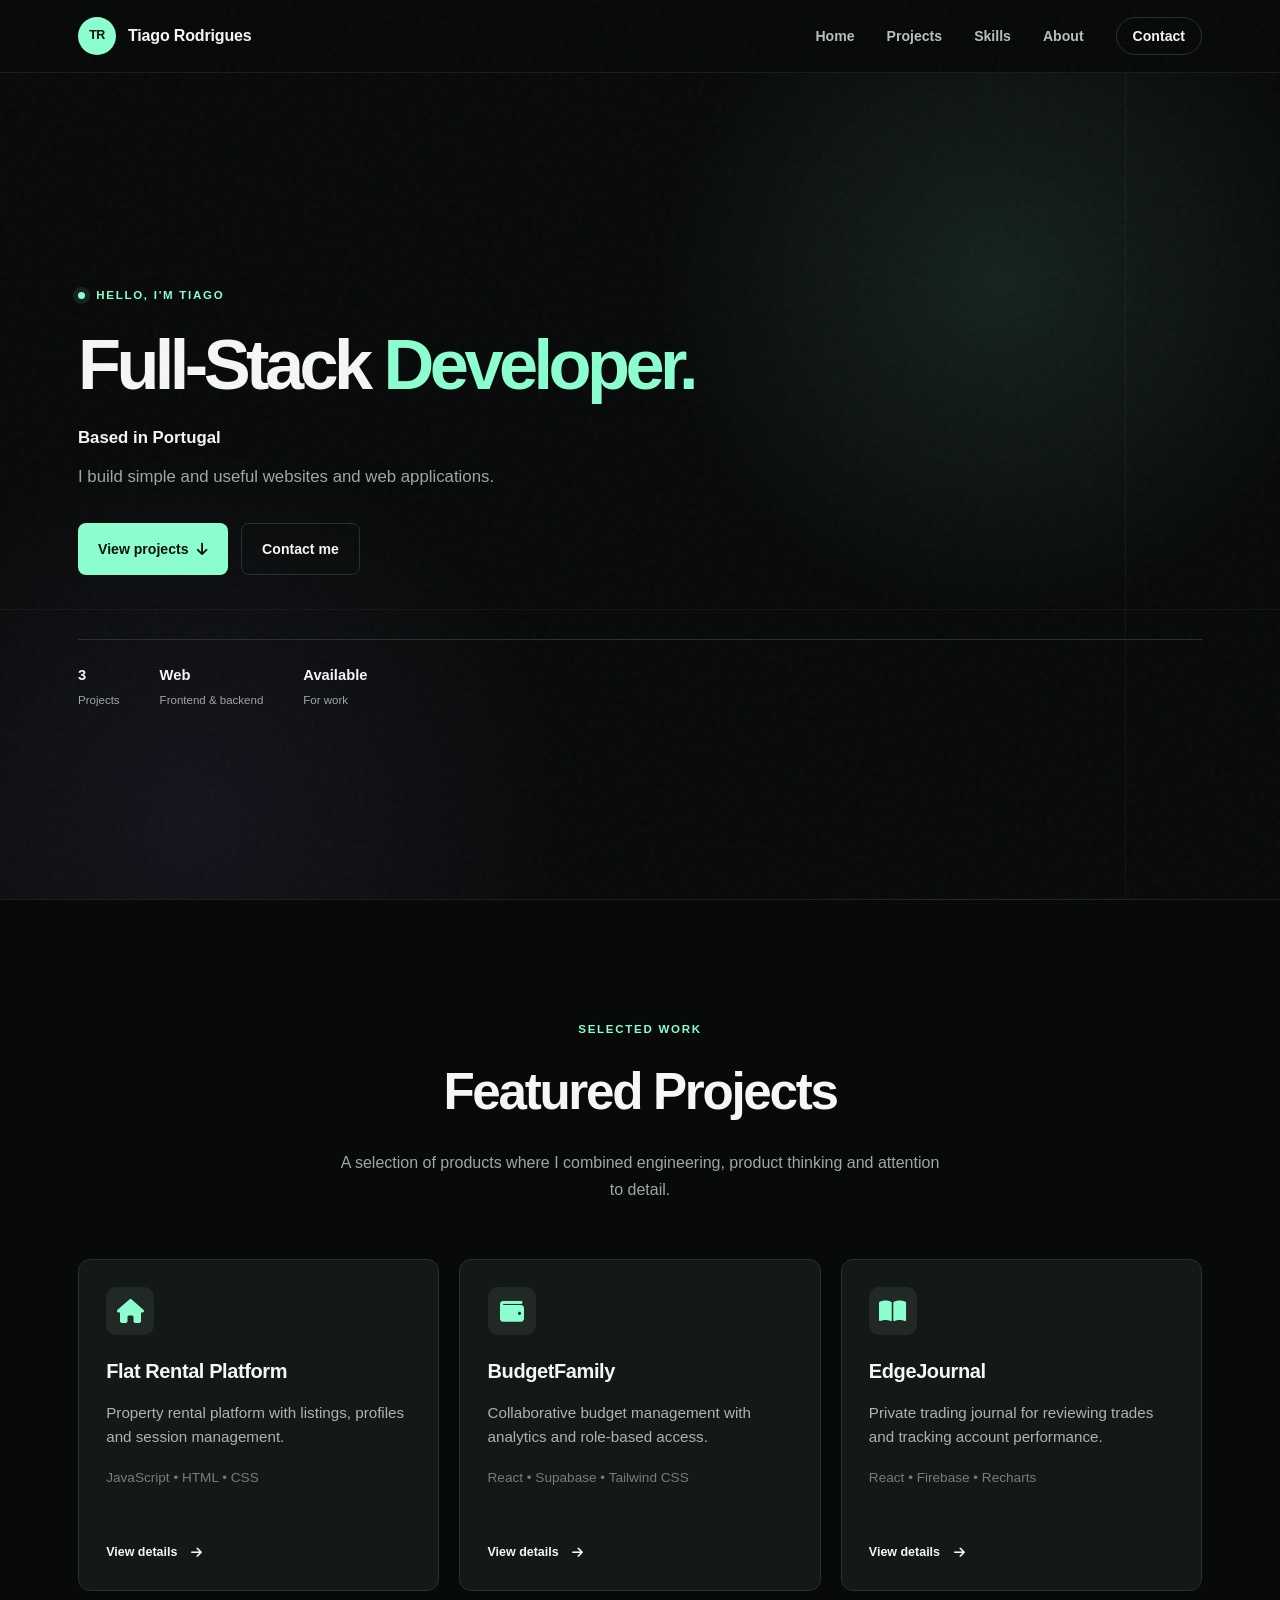
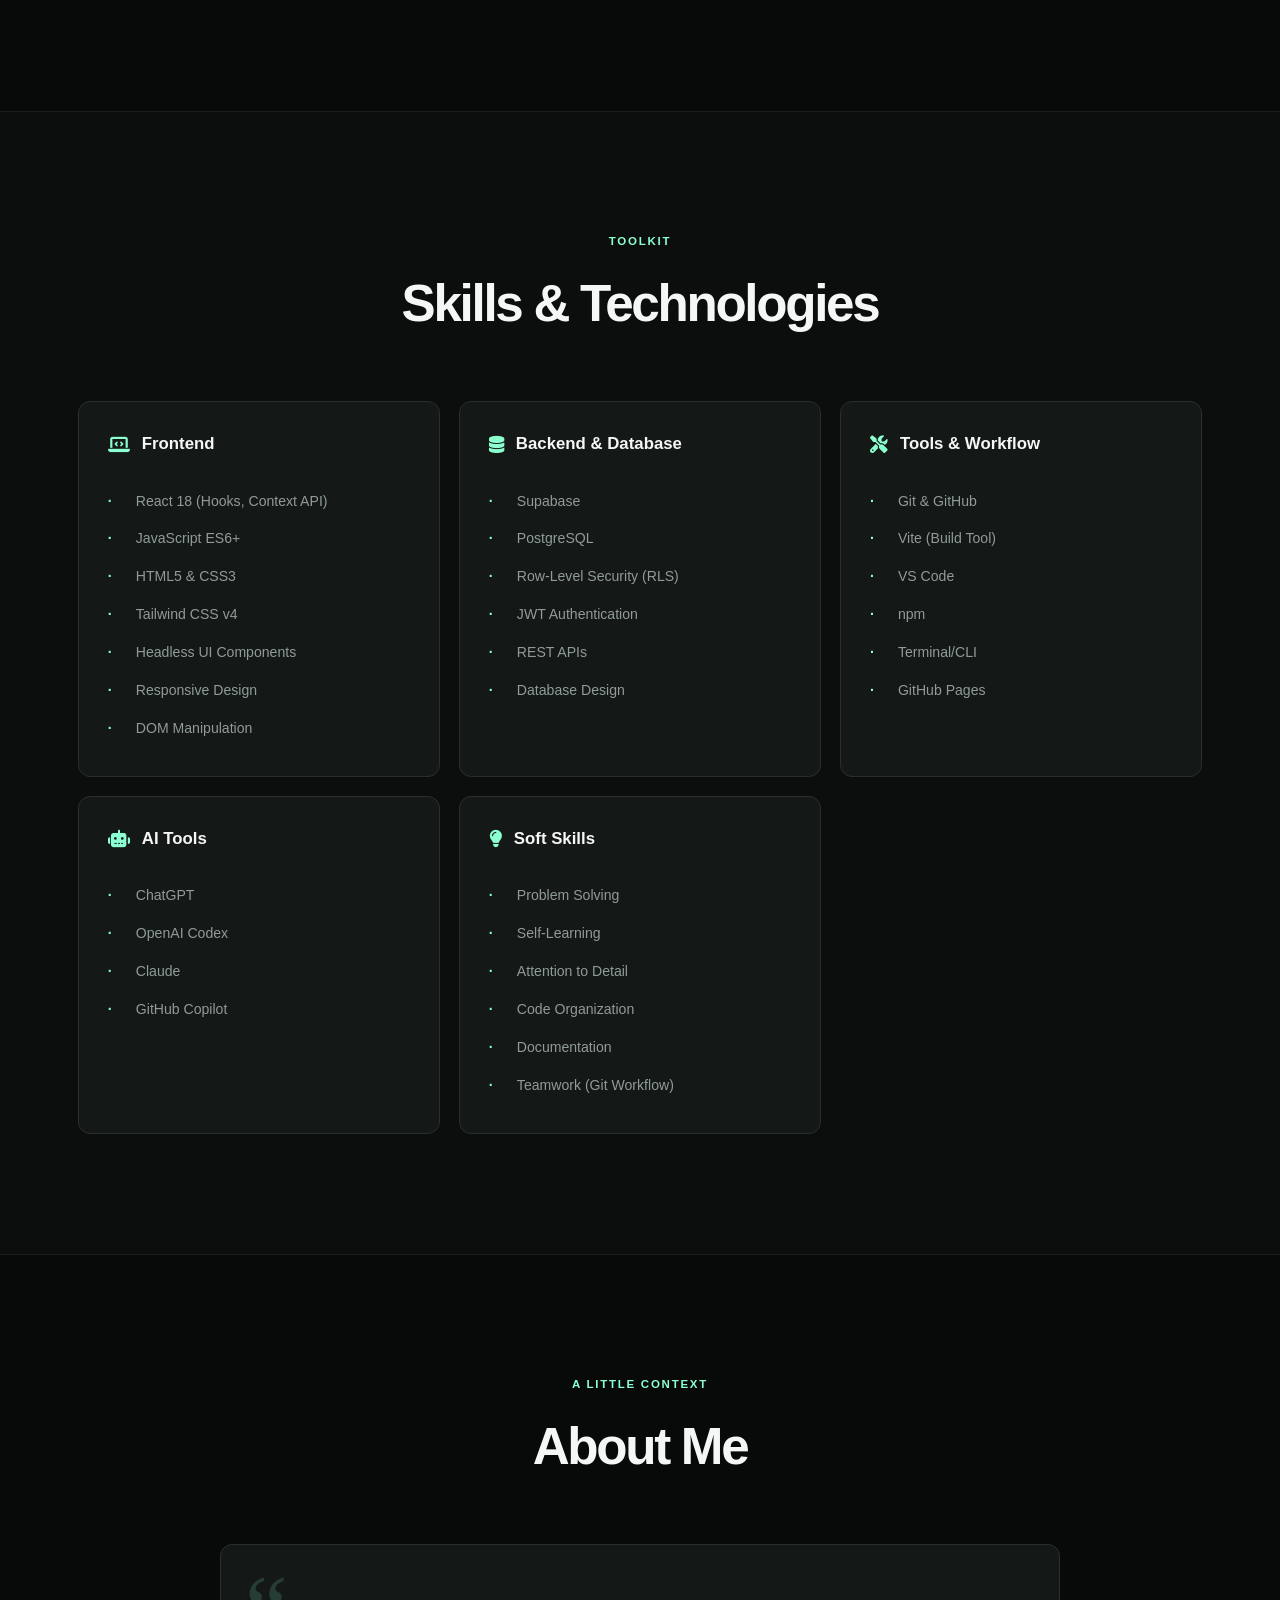
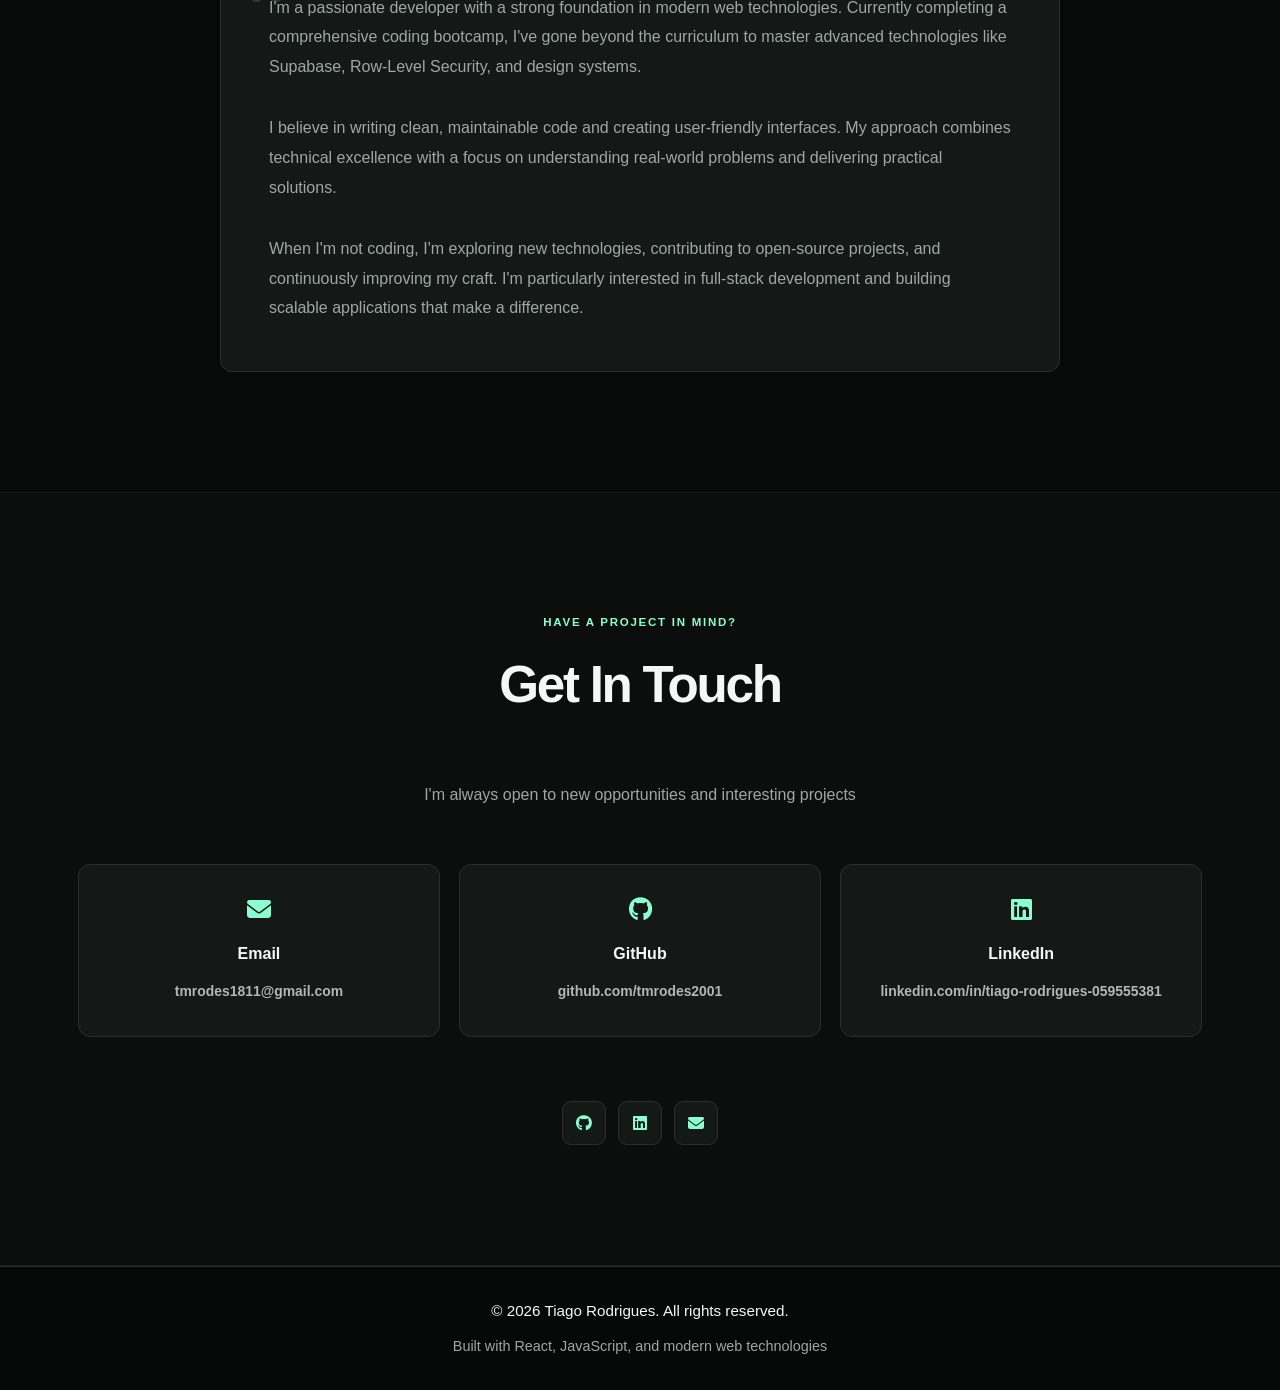
<file: index.html>
<!DOCTYPE html>
<html lang="en">

<head>
  <meta charset="UTF-8">
  <meta name="viewport" content="width=device-width, initial-scale=1.0">
  <title>Tiago Rodrigues - Full-Stack Developer Portfolio</title>
  <link rel="stylesheet" href="styles.css?v=20260904-11">
  <link rel="stylesheet" href="https://cdnjs.cloudflare.com/ajax/libs/font-awesome/6.4.0/css/all.min.css">
</head>

<body>
  <!-- Navigation -->
  <header>
    <nav class="navbar">
      <div class="container">
        <div class="logo">
          <span class="logo-mark">TR</span>
          <span>Tiago Rodrigues</span>
        </div>
        <button class="hamburger" id="hamburger" type="button" aria-label="Open navigation" aria-expanded="false" aria-controls="navLinks">
          <span></span>
          <span></span>
          <span></span>
        </button>
        <ul class="nav-links" id="navLinks">
          <li><a href="#home">Home</a></li>
          <li><a href="#projects">Projects</a></li>
          <li><a href="#skills">Skills</a></li>
          <li><a href="#about">About</a></li>
          <li><a href="#contact">Contact</a></li>
        </ul>
      </div>
    </nav>
  </header>

  <script>
    const hamburger = document.getElementById('hamburger');
    const navLinks = document.getElementById('navLinks');

    hamburger.addEventListener('click', () => {
      hamburger.classList.toggle('active');
      navLinks.classList.toggle('active');
      const isOpen = hamburger.classList.contains('active');
      hamburger.setAttribute('aria-expanded', isOpen);
      hamburger.setAttribute('aria-label', isOpen ? 'Close navigation' : 'Open navigation');
    });

    document.querySelectorAll('.nav-links a').forEach(link => {
      link.addEventListener('click', () => {
        hamburger.classList.remove('active');
        navLinks.classList.remove('active');
        hamburger.setAttribute('aria-expanded', 'false');
        hamburger.setAttribute('aria-label', 'Open navigation');
      });
    });
  </script>

  <!-- Hero Section -->
  <section id="home" class="hero">
    <div class="container hero-content">
      <div class="hero-text">
        <p class="hero-eyebrow"><span></span> Hello, I'm Tiago</p>
        <h1>Full-Stack <em>Developer.</em></h1>
        <p class="hero-subtitle">Based in Portugal</p>
        <p class="hero-description">
          I build simple and useful websites and web applications.
        </p>
        <div class="hero-buttons">
          <a href="#projects" class="btn btn-primary">View projects <i class="fas fa-arrow-down"></i></a>
          <a href="#contact" class="btn btn-secondary">Contact me</a>
        </div>
        <div class="hero-meta" aria-label="Professional highlights">
          <div><strong>3</strong><span>Projects</span></div>
          <div><strong>Web</strong><span>Frontend &amp; backend</span></div>
          <div><strong>Available</strong><span>For work</span></div>
        </div>
      </div>
    </div>
  </section>

  <!-- Projects Section -->
  <section id="projects" class="projects">
    <div class="container">
      <p class="section-kicker">Selected work</p>
      <h2>Featured Projects</h2>
      <p class="section-intro">A selection of products where I combined engineering, product thinking and attention to detail.</p>

      <div class="projects-grid">

      <!-- Project 1: Flat Rental Platform (FIRST) -->
      <article class="project-card project-card-link">
        <a href="flat-rental.html" class="project-summary" aria-label="View Flat Rental Platform project details">
          <span class="project-summary-icon"><i class="fas fa-home"></i></span>
          <span class="project-summary-content">
            <strong>Flat Rental Platform</strong>
            <span class="project-card-description">Property rental platform with listings, profiles and session management.</span>
            <span>JavaScript • HTML • CSS</span>
          </span>
          <span class="project-summary-action">View details <i class="fas fa-arrow-right"></i></span>
        </a>
        <div class="project-header">
          <div class="project-info">
            <h3>
              <i class="fas fa-home"></i>
              Flat Rental Platform
            </h3>
            <p class="project-date">2026 | JavaScript • HTML • CSS</p>
          </div>
          <div class="project-links-header">
            <a href="https://github.com/tmrodes2001/projetojavascript" target="_blank" class="icon-link">
              <i class="fab fa-github"></i>
            </a>
          </div>
        </div>

        <p class="project-description">
          A full-featured rental property management platform built with vanilla JavaScript. Users can browse
          properties,
          create listings, manage their profile, and handle user sessions. Demonstrates solid DOM manipulation and
          JavaScript fundamentals.
        </p>

        <h4>Tech Stack</h4>
        <div class="tech-stack">
          <span class="tech-badge">JavaScript ES6+</span>
          <span class="tech-badge">HTML5</span>
          <span class="tech-badge">CSS3</span>
          <span class="tech-badge">DOM Manipulation</span>
          <span class="tech-badge">LocalStorage</span>
          <span class="tech-badge">Responsive Design</span>
        </div>

        <h4>Key Features</h4>
        <ul class="features-list">
          <li><i class="fas fa-check-circle"></i> User authentication system (Login/Register)</li>
          <li><i class="fas fa-check-circle"></i> Property listing with detailed information</li>
          <li><i class="fas fa-check-circle"></i> Create and manage new property listings</li>
          <li><i class="fas fa-check-circle"></i> User profile management</li>
          <li><i class="fas fa-check-circle"></i> Session management with logout</li>
          <li><i class="fas fa-check-circle"></i> Property images gallery</li>
          <li><i class="fas fa-check-circle"></i> Responsive grid layouts</li>
          <li><i class="fas fa-check-circle"></i> Form validation and error handling</li>
        </ul>

        <h4>Core Functionality</h4>
        <div class="learnings">
          <div class="learning-item">
            <i class="fas fa-star"></i>
            <div>
              <strong>DOM Manipulation</strong> - Dynamic HTML rendering and updates
            </div>
          </div>
          <div class="learning-item">
            <i class="fas fa-star"></i>
            <div>
              <strong>Session Management</strong> - User authentication flow and state
            </div>
          </div>
          <div class="learning-item">
            <i class="fas fa-star"></i>
            <div>
              <strong>LocalStorage API</strong> - Persistent data storage
            </div>
          </div>
          <div class="learning-item">
            <i class="fas fa-star"></i>
            <div>
              <strong>Event Handling</strong> - Form submissions and user interactions
            </div>
          </div>
          <div class="learning-item">
            <i class="fas fa-star"></i>
            <div>
              <strong>CSS Grid & Flexbox</strong> - Responsive layouts
            </div>
          </div>
        </div>

        <div class="project-footer">
          <a href="https://github.com/tmrodes2001/projetojavascript" target="_blank" class="btn btn-small btn-primary">
            <i class="fab fa-github"></i> View on GitHub
          </a>
        </div>
      </article>

      <!-- Project 2: BudgetFamily (SECOND) -->
      <article class="project-card project-card-link">
        <a href="budget-family.html" class="project-summary" aria-label="View BudgetFamily project details">
          <span class="project-summary-icon"><i class="fas fa-wallet"></i></span>
          <span class="project-summary-content">
            <strong>BudgetFamily</strong>
            <span class="project-card-description">Collaborative budget management with analytics and role-based access.</span>
            <span>React • Supabase • Tailwind CSS</span>
          </span>
          <span class="project-summary-action">View details <i class="fas fa-arrow-right"></i></span>
        </a>
        <div class="project-header">
          <div class="project-info">
            <h3>
              <i class="fas fa-wallet"></i>
              BudgetFamily
            </h3>
            <p class="project-date">2026 | React • Supabase • Tailwind CSS</p>
          </div>
          <div class="project-badge private-badge">
            <i class="fas fa-lock"></i> Private Project
          </div>
        </div>

        <p class="project-description">
          A collaborative family budget management application where families can track expenses, manage members,
          and view financial analytics with role-based access control. Built with modern web technologies and security
          best practices.
        </p>

        <h4>Tech Stack</h4>
        <div class="tech-stack">
          <span class="tech-badge">React 18</span>
          <span class="tech-badge">Vite</span>
          <span class="tech-badge">Supabase</span>
          <span class="tech-badge">PostgreSQL</span>
          <span class="tech-badge">Tailwind CSS v4</span>
          <span class="tech-badge">Headless UI</span>
          <span class="tech-badge">Context API</span>
          <span class="tech-badge">JWT Auth</span>
        </div>

        <h4>Key Features</h4>
        <ul class="features-list">
          <li><i class="fas fa-check-circle"></i> Multi-user authentication with JWT tokens</li>
          <li><i class="fas fa-check-circle"></i> Admin role system (promote/demote members)</li>
          <li><i class="fas fa-check-circle"></i> Row-Level Security (RLS) policies for data protection</li>
          <li><i class="fas fa-check-circle"></i> Real-time notifications (accepted invites, promotions, removals)</li>
          <li><i class="fas fa-check-circle"></i> Transaction management (create, edit, delete, favorite)</li>
          <li><i class="fas fa-check-circle"></i> Dashboard with financial analytics</li>
          <li><i class="fas fa-check-circle"></i> Responsive design (mobile-first approach)</li>
          <li><i class="fas fa-check-circle"></i> Design system with Tailwind tokens (@theme)</li>
          <li><i class="fas fa-check-circle"></i> Reusable UI components (Button, Card, Modal, Toast)</li>
          <li><i class="fas fa-check-circle"></i> Accessibility with focus-visible and Headless UI</li>
        </ul>

        <h4>Technologies Beyond Curriculum</h4>
        <div class="learnings">
          <div class="learning-item">
            <i class="fas fa-star"></i>
            <div>
              <strong>Supabase</strong> - PostgreSQL + Auth (vs Firebase NoSQL)
            </div>
          </div>
          <div class="learning-item">
            <i class="fas fa-star"></i>
            <div>
              <strong>Row-Level Security (SQL)</strong> - Data authorization at BD level
            </div>
          </div>
          <div class="learning-item">
            <i class="fas fa-star"></i>
            <div>
              <strong>JWT Token Management</strong> - Authentication & refresh flows
            </div>
          </div>
          <div class="learning-item">
            <i class="fas fa-star"></i>
            <div>
              <strong>Tailwind CSS v4</strong> - Design system with @theme tokens
            </div>
          </div>
          <div class="learning-item">
            <i class="fas fa-star"></i>
            <div>
              <strong>Context API</strong> - State management without Redux
            </div>
          </div>
          <div class="learning-item">
            <i class="fas fa-star"></i>
            <div>
              <strong>Headless UI</strong> - Accessible components (Modal, Menu, Dialog)
            </div>
          </div>
        </div>

        <div class="project-footer">
          <a href="https://family-budget-fawn.vercel.app" target="_blank" class="btn btn-small btn-primary">
            <i class="fas fa-globe"></i> View Live Demo
          </a>
          <p class="private-note">
            <i class="fas fa-info-circle"></i> Test the app live - Repository is private
          </p>
        </div>
      </article>

      <!-- Project 3: EdgeJournal -->
      <article class="project-card project-card-link">
        <a href="edge-journal.html" class="project-summary" aria-label="View EdgeJournal project details">
          <span class="project-summary-icon"><i class="fas fa-book-open"></i></span>
          <span class="project-summary-content">
            <strong>EdgeJournal</strong>
            <span class="project-card-description">Private trading journal for reviewing trades and tracking account performance.</span>
            <span>React • Firebase • Recharts</span>
          </span>
          <span class="project-summary-action">View details <i class="fas fa-arrow-right"></i></span>
        </a>
      </article>

      </div>

    </div>
  </section>

  <!-- Skills Section -->
  <section id="skills" class="skills">
    <div class="container">
      <p class="section-kicker">Toolkit</p>
      <h2>Skills & Technologies</h2>

      <div class="skills-grid">
        <div class="skill-category">
          <h4><i class="fas fa-laptop-code"></i> Frontend</h4>
          <ul>
            <li>React 18 (Hooks, Context API)</li>
            <li>JavaScript ES6+</li>
            <li>HTML5 & CSS3</li>
            <li>Tailwind CSS v4</li>
            <li>Headless UI Components</li>
            <li>Responsive Design</li>
            <li>DOM Manipulation</li>
          </ul>
        </div>

        <div class="skill-category">
          <h4><i class="fas fa-database"></i> Backend & Database</h4>
          <ul>
            <li>Supabase</li>
            <li>PostgreSQL</li>
            <li>Row-Level Security (RLS)</li>
            <li>JWT Authentication</li>
            <li>REST APIs</li>
            <li>Database Design</li>
          </ul>
        </div>

        <div class="skill-category">
          <h4><i class="fas fa-tools"></i> Tools & Workflow</h4>
          <ul>
            <li>Git & GitHub</li>
            <li>Vite (Build Tool)</li>
            <li>VS Code</li>
            <li>npm</li>
            <li>Terminal/CLI</li>
            <li>GitHub Pages</li>
          </ul>
        </div>

        <div class="skill-category">
          <h4><i class="fas fa-robot"></i> AI Tools</h4>
          <ul>
            <li>ChatGPT</li>
            <li>OpenAI Codex</li>
            <li>Claude</li>
            <li>GitHub Copilot</li>
          </ul>
        </div>

        <div class="skill-category">
          <h4><i class="fas fa-lightbulb"></i> Soft Skills</h4>
          <ul>
            <li>Problem Solving</li>
            <li>Self-Learning</li>
            <li>Attention to Detail</li>
            <li>Code Organization</li>
            <li>Documentation</li>
            <li>Teamwork (Git Workflow)</li>
          </ul>
        </div>
      </div>
    </div>
  </section>

  <!-- About Section -->
  <section id="about" class="about">
    <div class="container">
      <p class="section-kicker">A little context</p>
      <h2>About Me</h2>
      <div class="about-content">
        <p>
          I'm a passionate developer with a strong foundation in modern web technologies.
          Currently completing a comprehensive coding bootcamp, I've gone beyond the curriculum to master
          advanced technologies like Supabase, Row-Level Security, and design systems.
        </p>
        <p>
          I believe in writing clean, maintainable code and creating user-friendly interfaces.
          My approach combines technical excellence with a focus on understanding real-world problems
          and delivering practical solutions.
        </p>
        <p>
          When I'm not coding, I'm exploring new technologies, contributing to open-source projects,
          and continuously improving my craft. I'm particularly interested in full-stack development
          and building scalable applications that make a difference.
        </p>
      </div>
    </div>
  </section>

  <!-- Contact Section -->
  <section id="contact" class="contact">
    <div class="container">
      <p class="section-kicker">Have a project in mind?</p>
      <h2>Get In Touch</h2>
      <p class="contact-subtitle">I'm always open to new opportunities and interesting projects</p>

      <div class="contact-grid">
        <div class="contact-item">
          <i class="fas fa-envelope"></i>
          <h4>Email</h4>
          <a href="mailto:tmrodes1811@gmail.com">tmrodes1811@gmail.com</a>
        </div>

        <div class="contact-item">
          <i class="fab fa-github"></i>
          <h4>GitHub</h4>
          <a href="https://github.com/tmrodes2001" target="_blank">github.com/tmrodes2001</a>
        </div>

        <div class="contact-item">
          <i class="fab fa-linkedin"></i>
          <h4>LinkedIn</h4>
          <a href="https://www.linkedin.com/in/tiago-rodrigues-059555381"
            target="_blank">linkedin.com/in/tiago-rodrigues-059555381</a>
        </div>
      </div>

      <div class="social-links">
        <a href="https://github.com/tmrodes2001" target="_blank" class="social-link">
          <i class="fab fa-github"></i>
        </a>
        <a href="https://www.linkedin.com/in/tiago-rodrigues-059555381" target="_blank" class="social-link">
          <i class="fab fa-linkedin"></i>
        </a>
        <a href="mailto:tmrodes1811@gmail.com" class="social-link">
          <i class="fas fa-envelope"></i>
        </a>
      </div>
    </div>
  </section>

  <!-- Footer -->
  <footer>
    <div class="container">
      <p>&copy; 2026 Tiago Rodrigues. All rights reserved.</p>
      <p class="footer-note">Built with React, JavaScript, and modern web technologies</p>
    </div>
  </footer>
</body>

</html>
</file>
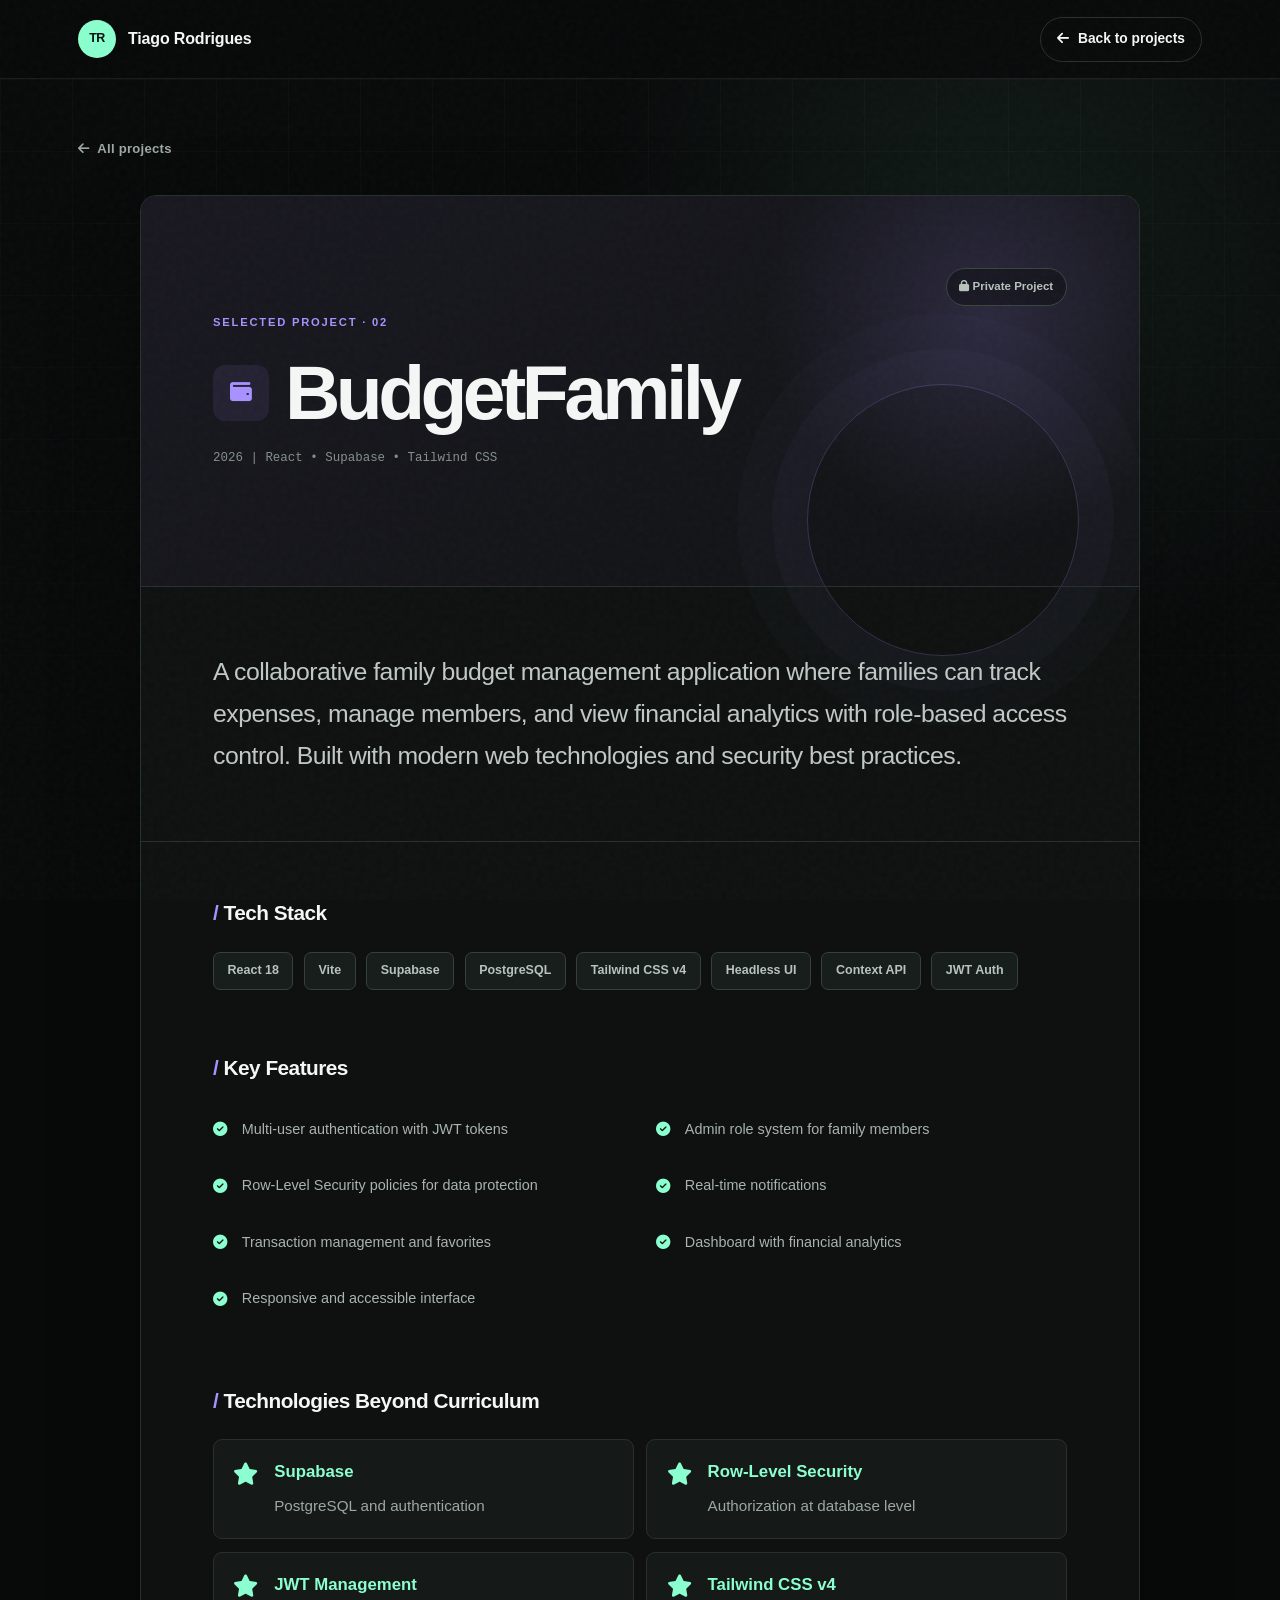
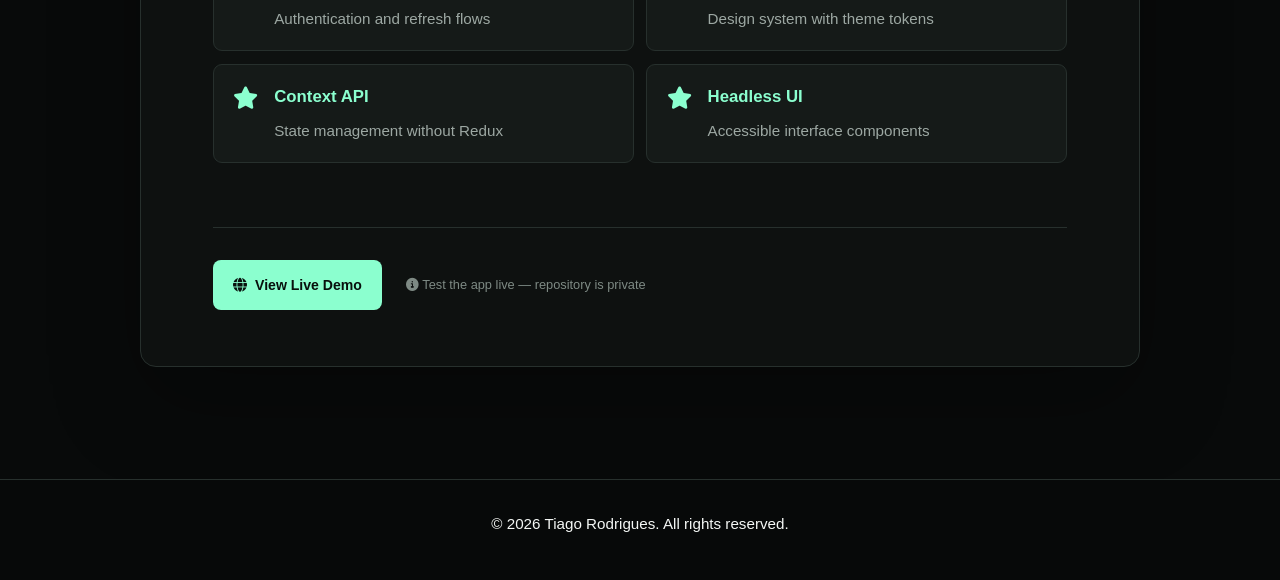
<file: budget-family.html>
<!DOCTYPE html>
<html lang="en">

<head>
  <meta charset="UTF-8">
  <meta name="viewport" content="width=device-width, initial-scale=1.0">
  <title>BudgetFamily | Tiago Rodrigues</title>
  <link rel="stylesheet" href="styles.css?v=20260904-11">
  <link rel="stylesheet" href="https://cdnjs.cloudflare.com/ajax/libs/font-awesome/6.4.0/css/all.min.css">
</head>

<body class="project-page">
  <header>
    <nav class="navbar">
      <div class="container">
        <div class="logo">
          <a class="logo-link" href="index.html">
            <span class="logo-mark">TR</span>
            <span>Tiago Rodrigues</span>
          </a>
        </div>
        <ul class="nav-links project-nav">
          <li><a href="index.html#projects"><i class="fas fa-arrow-left"></i> Back to projects</a></li>
        </ul>
      </div>
    </nav>
  </header>

  <main class="project-detail-page">
    <div class="container">
      <a href="index.html#projects" class="back-link"><i class="fas fa-arrow-left"></i> All projects</a>

      <article class="project-detail-card detail-budget">
        <div class="project-header">
          <div class="project-info">
            <p class="project-kicker">Selected project · 02</p>
            <h1><i class="fas fa-wallet"></i> BudgetFamily</h1>
            <p class="project-date">2026 | React • Supabase • Tailwind CSS</p>
          </div>
          <div class="project-badge private-badge"><i class="fas fa-lock"></i> Private Project</div>
        </div>

        <p class="project-description">
          A collaborative family budget management application where families can track expenses, manage members,
          and view financial analytics with role-based access control. Built with modern web technologies and
          security best practices.
        </p>

        <h2>Tech Stack</h2>
        <div class="tech-stack">
          <span class="tech-badge">React 18</span>
          <span class="tech-badge">Vite</span>
          <span class="tech-badge">Supabase</span>
          <span class="tech-badge">PostgreSQL</span>
          <span class="tech-badge">Tailwind CSS v4</span>
          <span class="tech-badge">Headless UI</span>
          <span class="tech-badge">Context API</span>
          <span class="tech-badge">JWT Auth</span>
        </div>

        <h2>Key Features</h2>
        <ul class="features-list">
          <li><i class="fas fa-check-circle"></i> Multi-user authentication with JWT tokens</li>
          <li><i class="fas fa-check-circle"></i> Admin role system for family members</li>
          <li><i class="fas fa-check-circle"></i> Row-Level Security policies for data protection</li>
          <li><i class="fas fa-check-circle"></i> Real-time notifications</li>
          <li><i class="fas fa-check-circle"></i> Transaction management and favorites</li>
          <li><i class="fas fa-check-circle"></i> Dashboard with financial analytics</li>
          <li><i class="fas fa-check-circle"></i> Responsive and accessible interface</li>
        </ul>

        <h2>Technologies Beyond Curriculum</h2>
        <div class="learnings">
          <div class="learning-item"><i class="fas fa-star"></i><div><strong>Supabase</strong>PostgreSQL and authentication</div></div>
          <div class="learning-item"><i class="fas fa-star"></i><div><strong>Row-Level Security</strong>Authorization at database level</div></div>
          <div class="learning-item"><i class="fas fa-star"></i><div><strong>JWT Management</strong>Authentication and refresh flows</div></div>
          <div class="learning-item"><i class="fas fa-star"></i><div><strong>Tailwind CSS v4</strong>Design system with theme tokens</div></div>
          <div class="learning-item"><i class="fas fa-star"></i><div><strong>Context API</strong>State management without Redux</div></div>
          <div class="learning-item"><i class="fas fa-star"></i><div><strong>Headless UI</strong>Accessible interface components</div></div>
        </div>

        <div class="project-footer">
          <a href="https://family-budget-fawn.vercel.app" target="_blank" rel="noopener noreferrer" class="btn btn-small btn-primary">
            <i class="fas fa-globe"></i> View Live Demo
          </a>
          <p class="private-note"><i class="fas fa-info-circle"></i> Test the app live — repository is private</p>
        </div>
      </article>
    </div>
  </main>

  <footer>
    <div class="container">
      <p>&copy; 2026 Tiago Rodrigues. All rights reserved.</p>
    </div>
  </footer>
</body>

</html>
</file>
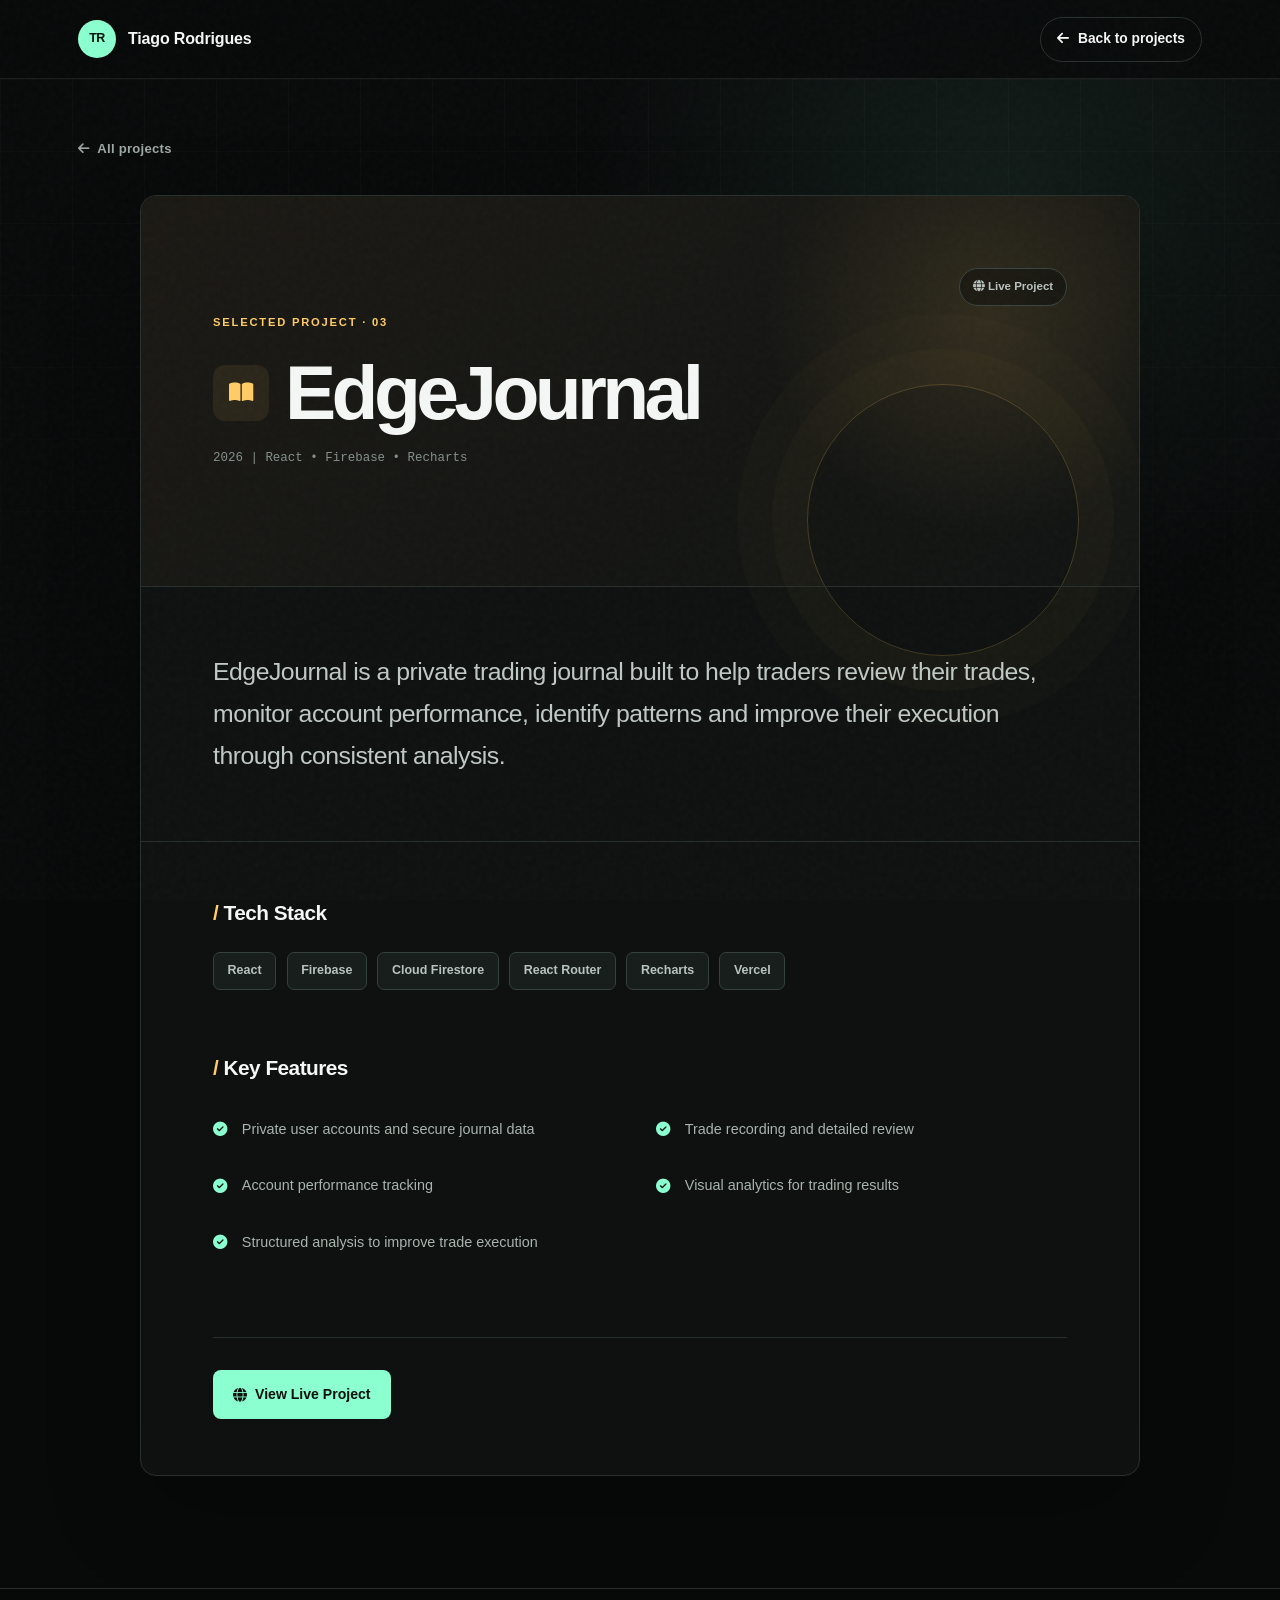
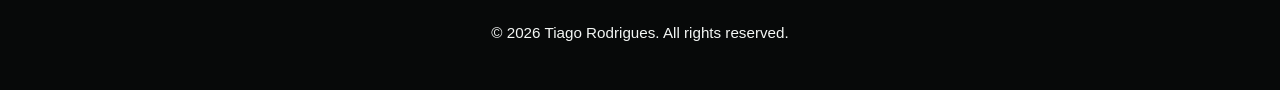
<file: edge-journal.html>
<!DOCTYPE html>
<html lang="en">

<head>
  <meta charset="UTF-8">
  <meta name="viewport" content="width=device-width, initial-scale=1.0">
  <title>EdgeJournal | Tiago Rodrigues</title>
  <link rel="stylesheet" href="styles.css?v=20260904-11">
  <link rel="stylesheet" href="https://cdnjs.cloudflare.com/ajax/libs/font-awesome/6.4.0/css/all.min.css">
</head>

<body class="project-page">
  <header>
    <nav class="navbar">
      <div class="container">
        <div class="logo">
          <a class="logo-link" href="index.html">
            <span class="logo-mark">TR</span>
            <span>Tiago Rodrigues</span>
          </a>
        </div>
        <ul class="nav-links project-nav">
          <li><a href="index.html#projects"><i class="fas fa-arrow-left"></i> Back to projects</a></li>
        </ul>
      </div>
    </nav>
  </header>

  <main class="project-detail-page">
    <div class="container">
      <a href="index.html#projects" class="back-link"><i class="fas fa-arrow-left"></i> All projects</a>

      <article class="project-detail-card detail-journal">
        <div class="project-header">
          <div class="project-info">
            <p class="project-kicker">Selected project · 03</p>
            <h1><i class="fas fa-book-open"></i> EdgeJournal</h1>
            <p class="project-date">2026 | React • Firebase • Recharts</p>
          </div>
          <div class="project-badge"><i class="fas fa-globe"></i> Live Project</div>
        </div>

        <p class="project-description">
          EdgeJournal is a private trading journal built to help traders review their trades, monitor account
          performance, identify patterns and improve their execution through consistent analysis.
        </p>

        <h2>Tech Stack</h2>
        <div class="tech-stack">
          <span class="tech-badge">React</span>
          <span class="tech-badge">Firebase</span>
          <span class="tech-badge">Cloud Firestore</span>
          <span class="tech-badge">React Router</span>
          <span class="tech-badge">Recharts</span>
          <span class="tech-badge">Vercel</span>
        </div>

        <h2>Key Features</h2>
        <ul class="features-list">
          <li><i class="fas fa-check-circle"></i> Private user accounts and secure journal data</li>
          <li><i class="fas fa-check-circle"></i> Trade recording and detailed review</li>
          <li><i class="fas fa-check-circle"></i> Account performance tracking</li>
          <li><i class="fas fa-check-circle"></i> Visual analytics for trading results</li>
          <li><i class="fas fa-check-circle"></i> Structured analysis to improve trade execution</li>
        </ul>

        <div class="project-footer">
          <a href="https://edgejournal-gamma.vercel.app/" target="_blank" rel="noopener noreferrer" class="btn btn-small btn-primary">
            <i class="fas fa-globe"></i> View Live Project
          </a>
        </div>
      </article>
    </div>
  </main>

  <footer>
    <div class="container">
      <p>&copy; 2026 Tiago Rodrigues. All rights reserved.</p>
    </div>
  </footer>
</body>

</html>
</file>
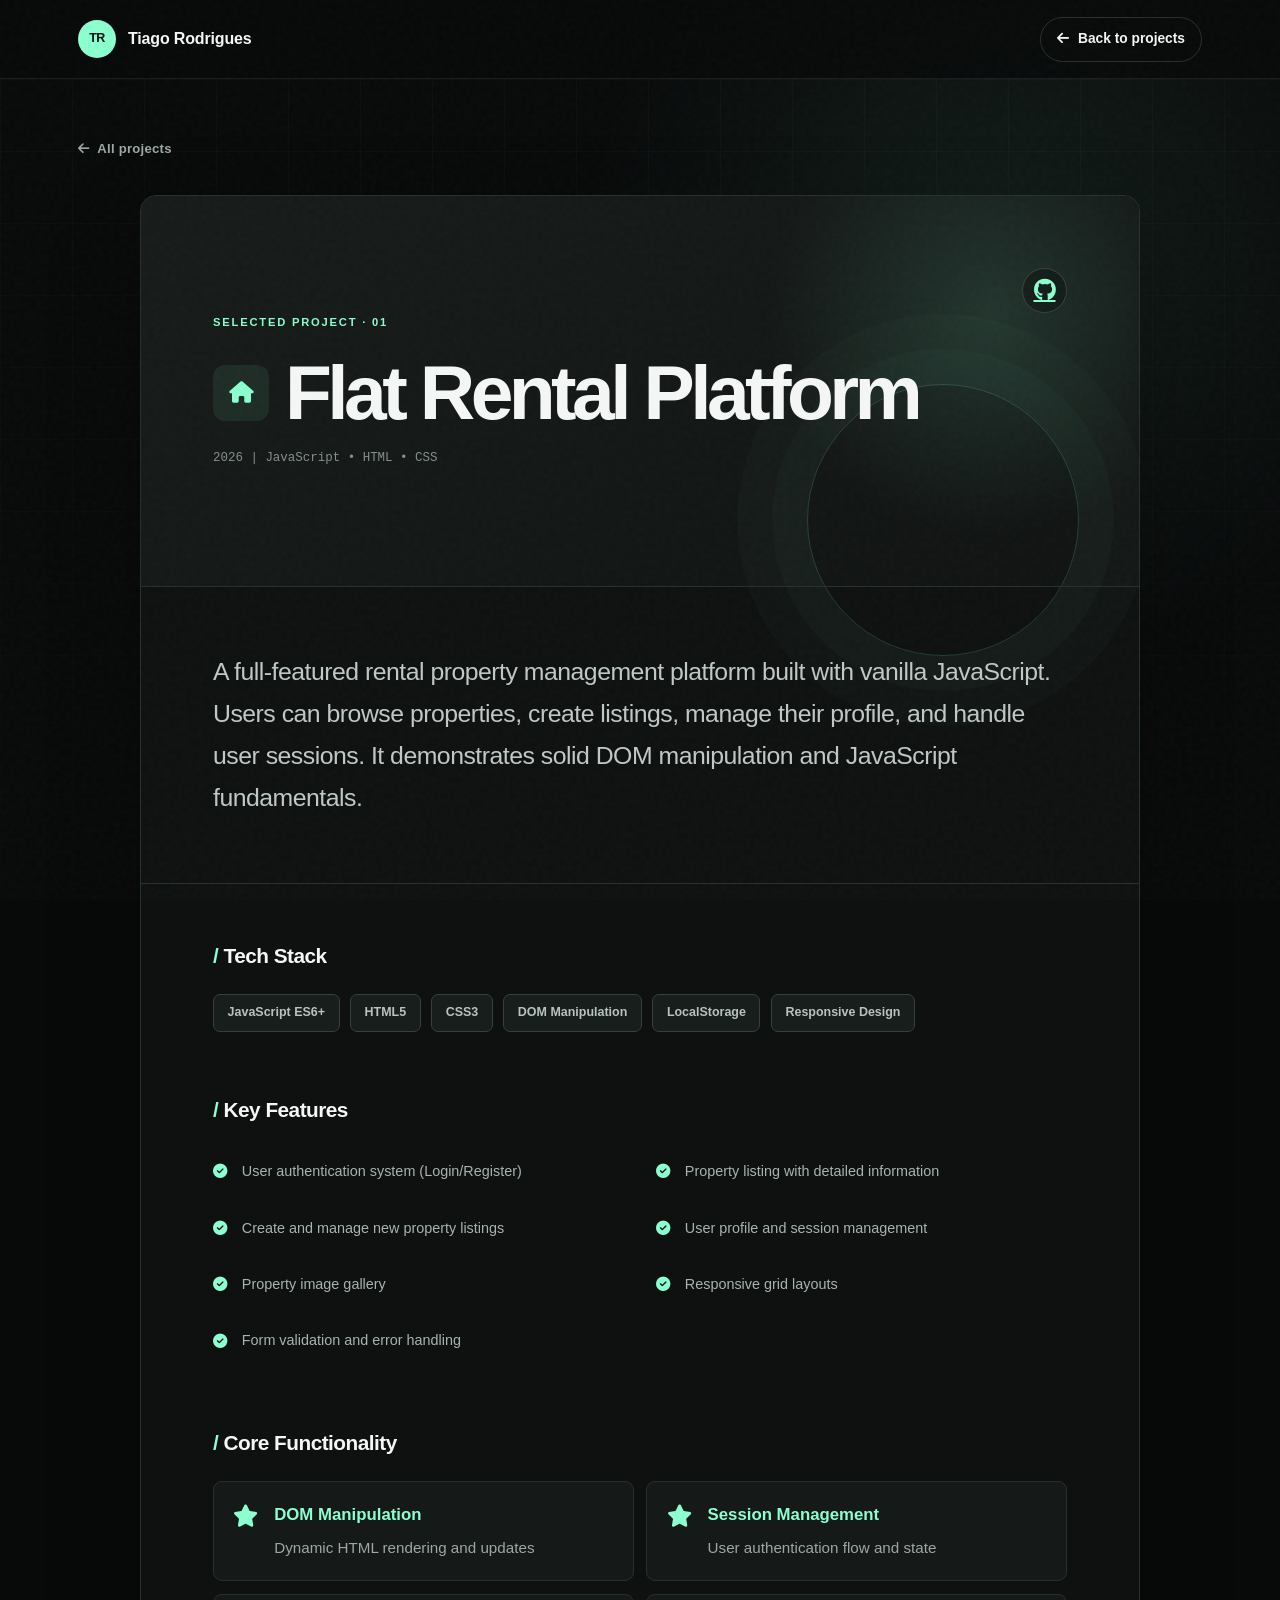
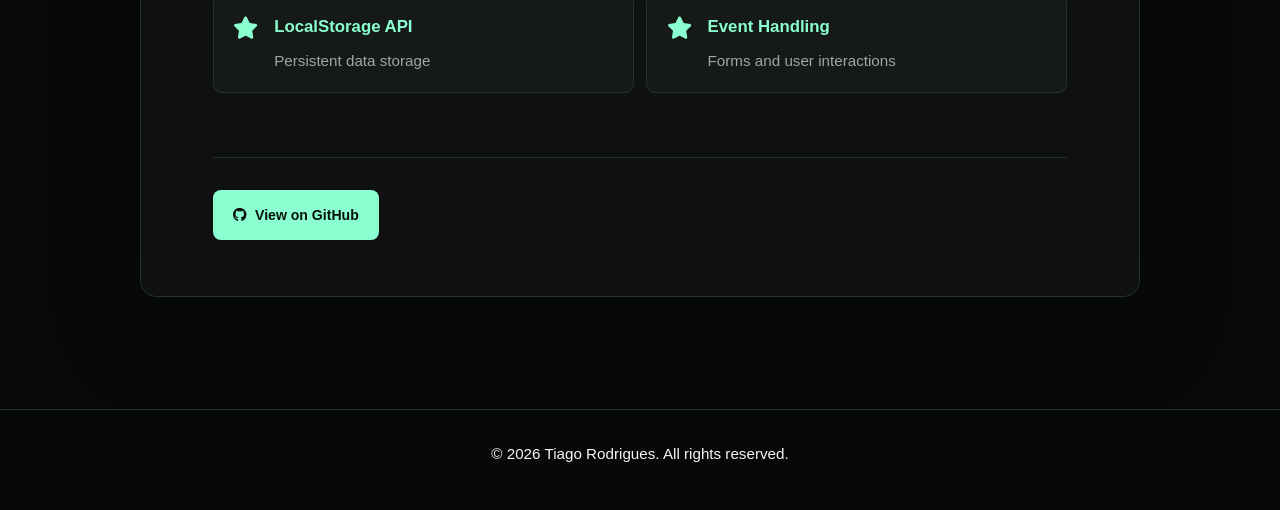
<file: flat-rental.html>
<!DOCTYPE html>
<html lang="en">

<head>
  <meta charset="UTF-8">
  <meta name="viewport" content="width=device-width, initial-scale=1.0">
  <title>Flat Rental Platform | Tiago Rodrigues</title>
  <link rel="stylesheet" href="styles.css?v=20260904-11">
  <link rel="stylesheet" href="https://cdnjs.cloudflare.com/ajax/libs/font-awesome/6.4.0/css/all.min.css">
</head>

<body class="project-page">
  <header>
    <nav class="navbar">
      <div class="container">
        <div class="logo">
          <a class="logo-link" href="index.html">
            <span class="logo-mark">TR</span>
            <span>Tiago Rodrigues</span>
          </a>
        </div>
        <ul class="nav-links project-nav">
          <li><a href="index.html#projects"><i class="fas fa-arrow-left"></i> Back to projects</a></li>
        </ul>
      </div>
    </nav>
  </header>

  <main class="project-detail-page">
    <div class="container">
      <a href="index.html#projects" class="back-link"><i class="fas fa-arrow-left"></i> All projects</a>

      <article class="project-detail-card detail-rental">
        <div class="project-header">
          <div class="project-info">
            <p class="project-kicker">Selected project · 01</p>
            <h1><i class="fas fa-home"></i> Flat Rental Platform</h1>
            <p class="project-date">2026 | JavaScript • HTML • CSS</p>
          </div>
          <a href="https://github.com/tmrodes2001/projetojavascript" target="_blank" rel="noopener noreferrer" class="icon-link" aria-label="View source code on GitHub">
            <i class="fab fa-github"></i>
          </a>
        </div>

        <p class="project-description">
          A full-featured rental property management platform built with vanilla JavaScript. Users can browse
          properties, create listings, manage their profile, and handle user sessions. It demonstrates solid DOM
          manipulation and JavaScript fundamentals.
        </p>

        <h2>Tech Stack</h2>
        <div class="tech-stack">
          <span class="tech-badge">JavaScript ES6+</span>
          <span class="tech-badge">HTML5</span>
          <span class="tech-badge">CSS3</span>
          <span class="tech-badge">DOM Manipulation</span>
          <span class="tech-badge">LocalStorage</span>
          <span class="tech-badge">Responsive Design</span>
        </div>

        <h2>Key Features</h2>
        <ul class="features-list">
          <li><i class="fas fa-check-circle"></i> User authentication system (Login/Register)</li>
          <li><i class="fas fa-check-circle"></i> Property listing with detailed information</li>
          <li><i class="fas fa-check-circle"></i> Create and manage new property listings</li>
          <li><i class="fas fa-check-circle"></i> User profile and session management</li>
          <li><i class="fas fa-check-circle"></i> Property image gallery</li>
          <li><i class="fas fa-check-circle"></i> Responsive grid layouts</li>
          <li><i class="fas fa-check-circle"></i> Form validation and error handling</li>
        </ul>

        <h2>Core Functionality</h2>
        <div class="learnings">
          <div class="learning-item"><i class="fas fa-star"></i><div><strong>DOM Manipulation</strong>Dynamic HTML rendering and updates</div></div>
          <div class="learning-item"><i class="fas fa-star"></i><div><strong>Session Management</strong>User authentication flow and state</div></div>
          <div class="learning-item"><i class="fas fa-star"></i><div><strong>LocalStorage API</strong>Persistent data storage</div></div>
          <div class="learning-item"><i class="fas fa-star"></i><div><strong>Event Handling</strong>Forms and user interactions</div></div>
        </div>

        <div class="project-footer">
          <a href="https://github.com/tmrodes2001/projetojavascript" target="_blank" rel="noopener noreferrer" class="btn btn-small btn-primary">
            <i class="fab fa-github"></i> View on GitHub
          </a>
        </div>
      </article>
    </div>
  </main>

  <footer>
    <div class="container">
      <p>&copy; 2026 Tiago Rodrigues. All rights reserved.</p>
    </div>
  </footer>
</body>

</html>
</file>
<file: styles.css>
/* ==========================================
   MODERN PORTFOLIO CSS - DARK MODE
   Sleek, Professional, Attractive
   ========================================== */

* {
  margin: 0;
  padding: 0;
  box-sizing: border-box;
}

:root {
  --primary: #00d4ff;
  --primary-dark: #0099cc;
  --secondary: #ff006e;
  --accent: #8338ec;
  --bg-dark: #0a0e27;
  --bg-darker: #050812;
  --bg-card: #1a1f3a;
  --text-light: #e0e0e0;
  --text-lighter: #b0b0b0;
  --border: #2a3055;
  --success: #00d084;
}

html {
  scroll-behavior: smooth;
}

body {
  font-family: -apple-system, BlinkMacSystemFont, "Segoe UI", Roboto, Oxygen,
    Ubuntu, Cantarell, "Fira Sans", "Droid Sans", "Helvetica Neue", sans-serif;
  line-height: 1.6;
  color: var(--text-light);
  background: linear-gradient(135deg, var(--bg-darker) 0%, var(--bg-dark) 100%);
  background-attachment: fixed;
}

.container {
  max-width: 1100px;
  margin: 0 auto;
  padding: 0 20px;
}

/* ==========================================
   BUTTONS
   ========================================== */

.btn {
  display: inline-flex;
  align-items: center;
  gap: 0.5rem;
  padding: 0.85rem 1.75rem;
  border-radius: 12px;
  text-decoration: none;
  font-weight: 700;
  font-size: 0.95rem;
  transition: all 0.3s cubic-bezier(0.4, 0, 0.2, 1);
  border: none;
  cursor: pointer;
  position: relative;
  overflow: hidden;
}

.btn::before {
  content: '';
  position: absolute;
  top: 0;
  left: -100%;
  width: 100%;
  height: 100%;
  background: rgba(255, 255, 255, 0.2);
  transition: left 0.3s ease;
  z-index: -1;
}

.btn:hover::before {
  left: 100%;
}

.btn-primary {
  background: linear-gradient(135deg, var(--primary) 0%, var(--primary-dark) 100%);
  color: #000;
  box-shadow: 0 8px 32px rgba(0, 212, 255, 0.3);
}

.btn-primary:hover {
  transform: translateY(-3px);
  box-shadow: 0 12px 48px rgba(0, 212, 255, 0.5);
}

.btn-secondary {
  background: transparent;
  color: var(--primary);
  border: 2px solid var(--primary);
}

.btn-secondary:hover {
  background: var(--primary);
  color: #000;
  box-shadow: 0 8px 32px rgba(0, 212, 255, 0.3);
}

.btn-small {
  padding: 0.6rem 1.2rem;
  font-size: 0.9rem;
}

/* ==========================================
   NAVIGATION
   ========================================== */

header {
  background: rgba(10, 14, 39, 0.95);
  backdrop-filter: blur(10px);
  border-bottom: 1px solid var(--border);
  position: sticky;
  top: 0;
  z-index: 100;
}

.navbar {
  padding: 1.5rem 0;
}

.navbar .container {
  display: flex;
  justify-content: space-between;
  align-items: center;
  position: relative;
}

.logo {
  font-size: 1.5rem;
  font-weight: 800;
  display: flex;
  align-items: center;
  gap: 0.75rem;
  background: linear-gradient(135deg, var(--primary) 0%, var(--secondary) 100%);
  -webkit-background-clip: text;
  -webkit-text-fill-color: transparent;
  background-clip: text;
  z-index: 101;
}

.logo i {
  font-size: 1.75rem;
}

.nav-links {
  list-style: none;
  display: flex;
  gap: 2.5rem;
}

.nav-links a {
  color: var(--text-light);
  text-decoration: none;
  transition: all 0.3s ease;
  font-weight: 600;
  position: relative;
}

.nav-links a::after {
  content: '';
  position: absolute;
  bottom: -5px;
  left: 0;
  width: 0;
  height: 2px;
  background: linear-gradient(90deg, var(--primary), var(--secondary));
  transition: width 0.3s ease;
}

.nav-links a:hover {
  color: var(--primary);
}

.nav-links a:hover::after {
  width: 100%;
}

/* Hamburger Menu */
.hamburger {
  display: none;
  flex-direction: column;
  cursor: pointer;
  gap: 6px;
  z-index: 101;
}

.hamburger span {
  width: 25px;
  height: 3px;
  background: var(--primary);
  border-radius: 2px;
  transition: all 0.3s ease;
}

.hamburger.active span:nth-child(1) {
  transform: rotate(45deg) translate(10px, 10px);
}

.hamburger.active span:nth-child(2) {
  opacity: 0;
}

.hamburger.active span:nth-child(3) {
  transform: rotate(-45deg) translate(7px, -7px);
}

/* Mobile Responsive Navigation */
@media (max-width: 768px) {
  .hamburger {
    display: flex;
  }

  .nav-links {
    position: absolute;
    top: 70px;
    left: 0;
    width: 100%;
    flex-direction: column;
    background: rgba(10, 14, 39, 0.98);
    backdrop-filter: blur(10px);
    gap: 0;
    max-height: 0;
    overflow: hidden;
    transition: max-height 0.3s ease;
    border-bottom: 1px solid var(--border);
  }

  .nav-links.active {
    max-height: 300px;
  }

  .nav-links li {
    border-bottom: 1px solid var(--border);
  }

  .nav-links a {
    display: block;
    padding: 1rem 1.5rem;
    color: var(--text-light);
  }

  .nav-links a::after {
    display: none;
  }

  .nav-links a:hover {
    background: rgba(0, 212, 255, 0.1);
    color: var(--primary);
  }
}

/* ==========================================
   HERO SECTION
   ========================================== */

.hero {
  background: linear-gradient(135deg, rgba(0, 212, 255, 0.1) 0%, rgba(131, 56, 236, 0.1) 100%);
  border-bottom: 1px solid var(--border);
  padding: 8rem 0;
  text-align: left;
  position: relative;
  overflow: hidden;
}

.hero::before {
  content: '';
  position: absolute;
  top: -50%;
  right: -10%;
  width: 400px;
  height: 400px;
  background: radial-gradient(circle, rgba(0, 212, 255, 0.15) 0%, transparent 70%);
  border-radius: 50%;
  z-index: 0;
}

.hero-content {
  position: relative;
  z-index: 1;
}

.hero-content h1 {
  font-size: 4rem;
  margin-bottom: 0.5rem;
  font-weight: 900;
  letter-spacing: -2px;
  background: linear-gradient(135deg, var(--primary) 0%, var(--secondary) 100%);
  -webkit-background-clip: text;
  -webkit-text-fill-color: transparent;
  background-clip: text;
  animation: slideUp 0.8s ease-out;
}

.hero-subtitle {
  font-size: 1.4rem;
  margin-bottom: 1.5rem;
  color: var(--primary);
  font-weight: 600;
  animation: slideUp 0.8s ease-out 0.1s both;
}

.hero-description {
  font-size: 1.1rem;
  margin-bottom: 2.5rem;
  color: var(--text-lighter);
  max-width: 600px;
  line-height: 1.8;
  animation: slideUp 0.8s ease-out 0.2s both;
}

.hero-buttons {
  display: flex;
  gap: 1.5rem;
  flex-wrap: wrap;
  animation: slideUp 0.8s ease-out 0.3s both;
}

@keyframes slideUp {
  from {
    opacity: 0;
    transform: translateY(30px);
  }
  to {
    opacity: 1;
    transform: translateY(0);
  }
}

/* ==========================================
   PROJECTS SECTION
   ========================================== */

.projects {
  padding: 6rem 0;
  background: var(--bg-dark);
}

.projects h2 {
  text-align: center;
  font-size: 2.8rem;
  margin-bottom: 4rem;
  color: var(--text-light);
  position: relative;
  padding-bottom: 1rem;
}

.projects h2::after {
  content: '';
  position: absolute;
  bottom: 0;
  left: 50%;
  transform: translateX(-50%);
  width: 100px;
  height: 4px;
  background: linear-gradient(90deg, var(--primary), var(--secondary));
  border-radius: 2px;
}

.project-card {
  background: linear-gradient(135deg, var(--bg-card) 0%, rgba(26, 31, 58, 0.5) 100%);
  border: 1px solid var(--border);
  border-radius: 16px;
  padding: 0;
  margin-bottom: 3rem;
  transition: all 0.3s cubic-bezier(0.4, 0, 0.2, 1);
  position: relative;
  overflow: hidden;
}

.projects-grid {
  display: grid;
  grid-template-columns: repeat(2, minmax(0, 1fr));
  gap: 2.5rem;
  max-width: 1000px;
  margin: 0 auto;
}

.project-card-link {
  margin-bottom: 0;
}

.project-card-link > :not(.project-summary) {
  display: none;
}

.projects-grid .project-summary {
  flex-direction: column;
  align-items: flex-start;
  gap: 1.25rem;
  min-height: 285px;
  padding: 2.5rem;
}

.projects-grid .project-summary-action {
  display: inline-flex;
  align-items: center;
  gap: 0.5rem;
  margin-top: auto;
  margin-left: 0;
}

.projects-grid .project-summary-content strong {
  font-size: 1.35rem;
}

.projects-grid .project-summary-content span {
  font-size: 0.85rem;
}

.projects-grid .project-summary-content .project-card-description {
  margin: 0.5rem 0 0.75rem;
  color: var(--text-light);
  font-size: 0.95rem;
  line-height: 1.6;
}

.projects-grid .project-summary-icon {
  width: 58px;
  height: 58px;
  flex-basis: 58px;
  font-size: 1.5rem;
}

.projects-grid .project-summary::after {
  display: none;
}

.project-summary {
  display: flex;
  align-items: center;
  gap: 1.25rem;
  min-height: 125px;
  padding: 1.5rem 2rem;
  cursor: pointer;
  list-style: none;
  position: relative;
  z-index: 1;
  color: inherit;
  text-decoration: none;
}

.project-summary::-webkit-details-marker {
  display: none;
}

.project-summary::after {
  content: '\2192';
  order: 4;
  margin-left: auto;
  color: var(--primary);
  font-size: 1.4rem;
  font-weight: 700;
  transition: transform 0.3s ease;
}

.project-card:hover .project-summary::after {
  transform: translateX(4px);
}

.project-summary-icon {
  display: grid;
  place-items: center;
  width: 52px;
  height: 52px;
  flex: 0 0 52px;
  border: 1px solid var(--primary);
  border-radius: 12px;
  color: var(--primary);
  background: rgba(0, 212, 255, 0.1);
  font-size: 1.35rem;
}

.project-summary-content {
  display: flex;
  flex-direction: column;
  gap: 0.35rem;
  min-width: 0;
}

.project-summary-content strong {
  color: var(--text-light);
  font-size: 1.35rem;
}

.project-summary-content span {
  color: var(--text-lighter);
  font-size: 0.9rem;
}

.project-summary-action {
  margin-left: auto;
  color: var(--primary);
  font-size: 0.85rem;
  font-weight: 700;
  white-space: nowrap;
}

.project-summary-action i {
  margin-left: 0.35rem;
  transition: transform 0.3s ease;
}

.project-card:hover .project-summary-action i {
  transform: translateX(4px);
}

.project-card > .project-header,
.project-card > .project-description,
.project-card > h4,
.project-card > .tech-stack,
.project-card > .features-list,
.project-card > .learnings,
.project-card > .project-footer {
  margin-left: 3rem;
  margin-right: 3rem;
}

.project-card > .project-header {
  margin-top: 0;
}

.project-summary:focus-visible {
  outline: 3px solid var(--secondary);
  outline-offset: -3px;
}

.project-card::before {
  content: '';
  position: absolute;
  top: 0;
  left: -100%;
  width: 100%;
  height: 100%;
  background: linear-gradient(90deg, transparent, rgba(0, 212, 255, 0.1), transparent);
  transition: left 0.5s ease;
  z-index: 0;
}

.project-card:hover::before {
  left: 100%;
}

.project-card:hover {
  border-color: var(--primary);
  transform: translateY(-8px);
  box-shadow: 0 20px 60px rgba(0, 212, 255, 0.15);
}

.project-header {
  display: flex;
  justify-content: space-between;
  align-items: flex-start;
  margin-bottom: 2rem;
  padding-bottom: 1.5rem;
  border-bottom: 1px solid var(--border);
  position: relative;
  z-index: 1;
}

.project-info h3 {
  font-size: 1.8rem;
  color: var(--primary);
  display: flex;
  align-items: center;
  gap: 1rem;
  margin-bottom: 0.75rem;
}

.project-date {
  font-size: 0.95rem;
  color: var(--text-lighter);
  margin: 0;
}

.icon-link {
  display: inline-flex;
  align-items: center;
  justify-content: center;
  width: 45px;
  height: 45px;
  background: rgba(0, 212, 255, 0.1);
  border-radius: 50%;
  color: var(--primary);
  font-size: 1.4rem;
  transition: all 0.3s ease;
  border: 1px solid var(--border);
}

.icon-link:hover {
  background: var(--primary);
  color: #000;
  transform: scale(1.1);
}

.project-description {
  font-size: 1.05rem;
  color: var(--text-lighter);
  margin-bottom: 2rem;
  line-height: 1.8;
  position: relative;
  z-index: 1;
}

.project-card h4 {
  font-size: 1.2rem;
  color: var(--primary);
  margin-top: 2rem;
  margin-bottom: 1rem;
  font-weight: 700;
  position: relative;
  z-index: 1;
}

/* Tech Stack */

.tech-stack {
  display: flex;
  flex-wrap: wrap;
  gap: 1rem;
  margin-bottom: 2rem;
  position: relative;
  z-index: 1;
}

.tech-badge {
  background: rgba(0, 212, 255, 0.1);
  color: var(--primary);
  padding: 0.6rem 1.2rem;
  border-radius: 25px;
  font-size: 0.9rem;
  font-weight: 600;
  border: 1px solid var(--primary);
  transition: all 0.3s ease;
}

.tech-badge:hover {
  background: var(--primary);
  color: #000;
  transform: translateY(-2px);
}

/* Features List */

.features-list {
  list-style: none;
  margin-bottom: 2rem;
  position: relative;
  z-index: 1;
}

.features-list li {
  padding: 0.75rem 0;
  padding-left: 2.5rem;
  color: var(--text-lighter);
  position: relative;
  line-height: 1.7;
}

.features-list i {
  position: absolute;
  left: 0;
  color: var(--success);
  font-size: 1.2rem;
  top: 50%;
  transform: translateY(-50%);
}

/* Learnings */

.learnings {
  display: grid;
  grid-template-columns: repeat(auto-fit, minmax(220px, 1fr));
  gap: 1.5rem;
  margin-bottom: 2rem;
  position: relative;
  z-index: 1;
}

.learning-item {
  background: rgba(0, 212, 255, 0.05);
  padding: 1.5rem;
  border-radius: 12px;
  display: flex;
  gap: 1rem;
  border: 1px solid rgba(0, 212, 255, 0.2);
  transition: all 0.3s ease;
}

.learning-item:hover {
  background: rgba(0, 212, 255, 0.1);
  border-color: var(--primary);
  transform: translateY(-3px);
}

.learning-item i {
  color: var(--primary);
  font-size: 1.4rem;
  flex-shrink: 0;
  margin-top: 0.2rem;
}

.learning-item strong {
  color: var(--primary);
  display: block;
  margin-bottom: 0.5rem;
  font-size: 1.05rem;
}

.learning-item div {
  font-size: 0.95rem;
  color: var(--text-lighter);
  line-height: 1.6;
}

/* Project Footer */

.project-footer {
  display: flex;
  gap: 1.5rem;
  margin-top: 2.5rem;
  padding-top: 2rem;
  border-top: 1px solid var(--border);
  flex-wrap: wrap;
  position: relative;
  z-index: 1;
}

/* Project detail pages */

.logo-link {
  display: flex;
  align-items: center;
  gap: 0.75rem;
  color: inherit;
  text-decoration: none;
}

.project-detail-page {
  min-height: calc(100vh - 190px);
  padding: 4rem 0 6rem;
}

.back-link {
  display: inline-flex;
  align-items: center;
  gap: 0.5rem;
  margin-bottom: 1.5rem;
  color: var(--primary);
  text-decoration: none;
  font-weight: 700;
}

.back-link:hover {
  color: var(--secondary);
}

.project-detail-card {
  padding: 3rem;
  background: linear-gradient(135deg, var(--bg-card) 0%, rgba(26, 31, 58, 0.5) 100%);
  border: 1px solid var(--border);
  border-radius: 16px;
}

.project-detail-card h1 {
  display: flex;
  align-items: center;
  gap: 1rem;
  color: var(--primary);
  font-size: 2rem;
  line-height: 1.2;
  margin-bottom: 0.75rem;
}

.project-detail-card h2 {
  margin: 2.5rem 0 1rem;
  color: var(--primary);
  font-size: 1.25rem;
}

/* ==========================================
   SKILLS SECTION
   ========================================== */

.skills {
  padding: 6rem 0;
  background: linear-gradient(135deg, rgba(131, 56, 236, 0.1) 0%, transparent 100%);
}

.skills h2 {
  text-align: center;
  font-size: 2.8rem;
  margin-bottom: 4rem;
  color: var(--text-light);
  position: relative;
  padding-bottom: 1rem;
}

.skills h2::after {
  content: '';
  position: absolute;
  bottom: 0;
  left: 50%;
  transform: translateX(-50%);
  width: 100px;
  height: 4px;
  background: linear-gradient(90deg, var(--primary), var(--secondary));
  border-radius: 2px;
}

.skills-grid {
  display: grid;
  grid-template-columns: repeat(auto-fit, minmax(280px, 1fr));
  gap: 2.5rem;
}

.skill-category {
  background: linear-gradient(135deg, var(--bg-card) 0%, rgba(26, 31, 58, 0.5) 100%);
  padding: 2.5rem;
  border-radius: 16px;
  border: 1px solid var(--border);
  transition: all 0.3s cubic-bezier(0.4, 0, 0.2, 1);
}

.skill-category:hover {
  border-color: var(--primary);
  transform: translateY(-8px);
  box-shadow: 0 20px 60px rgba(0, 212, 255, 0.15);
}

.skill-category h4 {
  font-size: 1.3rem;
  margin-bottom: 1.5rem;
  color: var(--primary);
  display: flex;
  align-items: center;
  gap: 0.75rem;
}

.skill-category h4 i {
  font-size: 1.6rem;
}

.skill-category ul {
  list-style: none;
}

.skill-category li {
  padding: 0.75rem 0;
  color: var(--text-lighter);
  padding-left: 1.75rem;
  position: relative;
  font-size: 0.95rem;
  transition: all 0.2s ease;
}

.skill-category li:hover {
  color: var(--primary);
  transform: translateX(5px);
}

.skill-category li:before {
  content: '→';
  position: absolute;
  left: 0;
  color: var(--primary);
  font-weight: bold;
}

/* ==========================================
   ABOUT SECTION
   ========================================== */

.about {
  padding: 6rem 0;
  background: var(--bg-dark);
}

.about h2 {
  text-align: center;
  font-size: 2.8rem;
  margin-bottom: 3rem;
  color: var(--text-light);
  position: relative;
  padding-bottom: 1rem;
}

.about h2::after {
  content: '';
  position: absolute;
  bottom: 0;
  left: 50%;
  transform: translateX(-50%);
  width: 100px;
  height: 4px;
  background: linear-gradient(90deg, var(--primary), var(--secondary));
  border-radius: 2px;
}

.about-content {
  max-width: 750px;
  margin: 0 auto;
  background: linear-gradient(135deg, rgba(0, 212, 255, 0.1) 0%, rgba(131, 56, 236, 0.1) 100%);
  padding: 2.5rem;
  border-radius: 16px;
  border: 1px solid var(--border);
}

.about-content p {
  font-size: 1.05rem;
  line-height: 1.9;
  color: var(--text-lighter);
  margin-bottom: 2rem;
}

.about-content p:last-child {
  margin-bottom: 0;
}

/* ==========================================
   CONTACT SECTION
   ========================================== */

.contact {
  padding: 6rem 0;
  background: linear-gradient(135deg, rgba(131, 56, 236, 0.1) 0%, transparent 100%);
  text-align: center;
}

.contact h2 {
  font-size: 2.8rem;
  margin-bottom: 0.75rem;
  color: var(--text-light);
  position: relative;
  padding-bottom: 1rem;
}

.contact h2::after {
  content: '';
  position: absolute;
  bottom: 0;
  left: 50%;
  transform: translateX(-50%);
  width: 100px;
  height: 4px;
  background: linear-gradient(90deg, var(--primary), var(--secondary));
  border-radius: 2px;
}

.contact-subtitle {
  font-size: 1.2rem;
  color: var(--text-lighter);
  margin-bottom: 3.5rem;
}

.contact-grid {
  display: grid;
  grid-template-columns: repeat(auto-fit, minmax(280px, 1fr));
  gap: 2.5rem;
  margin-bottom: 4rem;
}

.contact-item {
  background: linear-gradient(135deg, var(--bg-card) 0%, rgba(26, 31, 58, 0.5) 100%);
  padding: 2.5rem;
  border-radius: 16px;
  border: 1px solid var(--border);
  transition: all 0.3s cubic-bezier(0.4, 0, 0.2, 1);
}

.contact-item:hover {
  border-color: var(--primary);
  transform: translateY(-8px);
  box-shadow: 0 20px 60px rgba(0, 212, 255, 0.15);
}

.contact-item i {
  font-size: 2.8rem;
  color: var(--primary);
  margin-bottom: 1.25rem;
}

.contact-item h4 {
  font-size: 1.25rem;
  color: var(--text-light);
  margin-bottom: 0.75rem;
}

.contact-item a {
  color: var(--primary);
  text-decoration: none;
  font-weight: 600;
  transition: all 0.3s ease;
}

.contact-item a:hover {
  color: var(--secondary);
}

.social-links {
  display: flex;
  justify-content: center;
  gap: 2rem;
  flex-wrap: wrap;
}

.social-link {
  display: inline-flex;
  align-items: center;
  justify-content: center;
  width: 60px;
  height: 60px;
  background: linear-gradient(135deg, rgba(0, 212, 255, 0.2), rgba(131, 56, 236, 0.2));
  color: var(--primary);
  border-radius: 50%;
  font-size: 1.6rem;
  transition: all 0.3s cubic-bezier(0.4, 0, 0.2, 1);
  text-decoration: none;
  border: 1px solid var(--border);
}

.social-link:hover {
  background: linear-gradient(135deg, var(--primary), var(--secondary));
  color: #000;
  transform: translateY(-5px) scale(1.1);
  box-shadow: 0 12px 40px rgba(0, 212, 255, 0.3);
}

/* ==========================================
   FOOTER
   ========================================== */

footer {
  background: var(--bg-darker);
  border-top: 1px solid var(--border);
  color: var(--text-light);
  text-align: center;
  padding: 3rem 0;
}

footer p {
  margin-bottom: 0.75rem;
  font-size: 0.95rem;
}

.footer-note {
  font-size: 0.9rem;
  color: var(--text-lighter);
  margin-bottom: 0 !important;
}

/* ==========================================
   RESPONSIVE DESIGN
   ========================================== */

@media (max-width: 768px) {
  .hero-content h1 {
    font-size: 2.5rem;
  }

  .hero-subtitle {
    font-size: 1.1rem;
  }

  .hero-description {
    font-size: 1rem;
  }

  .hero-buttons {
    flex-direction: column;
  }

  .btn {
    width: 100%;
    justify-content: center;
  }

  .projects h2,
  .skills h2,
  .about h2,
  .contact h2 {
    font-size: 2rem;
  }

  .project-card {
    margin-bottom: 1.5rem;
  }

  .projects-grid {
    grid-template-columns: 1fr;
    gap: 1.5rem;
  }

  .projects-grid .project-summary {
    min-height: 260px;
    padding: 2rem;
  }

  .project-card-link {
    margin-bottom: 0;
  }

  .project-summary {
    min-height: 105px;
    padding: 1.15rem;
    gap: 0.85rem;
  }

  .project-summary-icon {
    width: 44px;
    height: 44px;
    flex-basis: 44px;
  }

  .project-summary-content strong {
    font-size: 1.05rem;
  }

  .project-summary-action {
    display: none;
  }

  .project-card > .project-header,
  .project-card > .project-description,
  .project-card > h4,
  .project-card > .tech-stack,
  .project-card > .features-list,
  .project-card > .learnings,
  .project-card > .project-footer {
    margin-left: 1.25rem;
    margin-right: 1.25rem;
  }

  .project-header {
    flex-direction: column;
    gap: 1rem;
  }

  .skills-grid {
    grid-template-columns: 1fr;
  }

  .contact-grid {
    grid-template-columns: 1fr;
  }

  .project-footer {
    flex-direction: column;
  }

  .project-footer .btn {
    width: 100%;
  }

  .project-detail-page {
    padding: 2.5rem 0 4rem;
  }

  .project-detail-card {
    padding: 1.5rem;
  }

  .project-detail-card h1 {
    font-size: 1.55rem;
  }

  .project-nav {
    display: flex;
    position: static;
    width: auto;
    max-height: none;
    overflow: visible;
    flex-direction: row;
    background: transparent;
    border-bottom: 0;
  }

  .project-nav li {
    border-bottom: 0;
  }

  .project-nav a {
    padding: 0;
  }
}

@media (max-width: 480px) {
  .hero {
    padding: 4rem 0;
  }

  .hero-content h1 {
    font-size: 1.75rem;
  }

  .hero-subtitle {
    font-size: 1rem;
  }

  .hero-description {
    font-size: 0.95rem;
  }

  .projects h2,
  .skills h2,
  .about h2,
  .contact h2 {
    font-size: 1.5rem;
  }

  .tech-stack {
    justify-content: center;
  }

  .social-link {
    width: 50px;
    height: 50px;
    font-size: 1.3rem;
  }

  .contact-item {
    padding: 1.5rem;
  }
}

/* ==========================================
   2026 VISUAL REFINEMENT
   ========================================== */

:root {
  --primary: #8bffcf;
  --primary-dark: #42dba4;
  --secondary: #a892ff;
  --accent: #ffcc66;
  --bg-dark: #0d1010;
  --bg-darker: #080a0a;
  --bg-card: #141817;
  --text-light: #f4f7f5;
  --text-lighter: #9da8a3;
  --border: #27302d;
  --success: #8bffcf;
}

body {
  background: var(--bg-darker);
  font-family: Inter, ui-sans-serif, -apple-system, BlinkMacSystemFont, "Segoe UI", sans-serif;
}

body::before {
  content: '';
  position: fixed;
  inset: 0;
  pointer-events: none;
  opacity: .035;
  z-index: 999;
  background-image: url("data:image/svg+xml,%3Csvg viewBox='0 0 180 180' xmlns='http://www.w3.org/2000/svg'%3E%3Cfilter id='n'%3E%3CfeTurbulence type='fractalNoise' baseFrequency='.9' numOctaves='3' stitchTiles='stitch'/%3E%3C/filter%3E%3Crect width='100%25' height='100%25' filter='url(%23n)' opacity='.8'/%3E%3C/svg%3E");
}

.container { max-width: 1180px; padding-inline: 28px; }

header {
  background: rgba(8, 10, 10, .78);
  border-color: rgba(255,255,255,.08);
  backdrop-filter: blur(18px);
}

.navbar { padding: 1.05rem 0; }
.logo { color: var(--text-light); background: none; -webkit-text-fill-color: currentColor; font-size: 1rem; letter-spacing: -.01em; }
.logo-mark { display: grid; place-items: center; width: 38px; height: 38px; border-radius: 50%; color: #09100d; background: var(--primary); font-size: .78rem; letter-spacing: -.04em; }
.nav-links { gap: 2rem; align-items: center; }
.nav-links a { color: #b7c0bc; font-size: .88rem; font-weight: 600; }
.nav-links a::after { background: var(--primary); height: 1px; }
.nav-links li:last-child a { padding: .65rem 1rem; border: 1px solid var(--border); border-radius: 999px; color: var(--text-light); }
.nav-links li:last-child a:hover { border-color: var(--primary); }
.nav-links li:last-child a::after { display: none; }
.hamburger { border: 0; background: transparent; padding: 6px; }

.hero {
  min-height: calc(100svh - 73px);
  display: flex;
  align-items: center;
  padding: 7rem 0 5.5rem;
  text-align: left;
  border-bottom: 1px solid rgba(255,255,255,.08);
  background:
    radial-gradient(circle at 78% 25%, rgba(139,255,207,.10), transparent 29%),
    radial-gradient(circle at 15% 90%, rgba(168,146,255,.08), transparent 28%),
    var(--bg-darker);
}
.hero::before { width: 1px; height: 100%; top: 0; right: 12%; border-radius: 0; background: rgba(255,255,255,.045); }
.hero::after { content: ''; position: absolute; left: 0; right: 0; top: 65%; height: 1px; background: rgba(255,255,255,.04); }
.navbar .container, .hero .container { max-width: 1180px; }
.hero > .hero-content { width: 100%; }
.hero-content { display: grid; grid-template-columns: 1fr; align-items: center; }
.hero-eyebrow, .section-kicker { color: var(--primary); text-transform: uppercase; letter-spacing: .15em; font-size: .72rem; font-weight: 800; }
.hero-eyebrow { display: flex; align-items: center; gap: .7rem; margin-bottom: 1.6rem; animation: slideUp .7s ease-out both; }
.hero-eyebrow span { width: 7px; height: 7px; border-radius: 50%; background: var(--primary); box-shadow: 0 0 0 5px rgba(139,255,207,.1); }
.hero-content h1 { max-width: none; white-space: nowrap; font-size: clamp(3.4rem, 5.5vw, 6rem); line-height: .98; letter-spacing: -.065em; color: var(--text-light); background: none; -webkit-text-fill-color: currentColor; margin-bottom: 1.6rem; }
.hero-content h1 em { color: var(--primary); font-style: normal; }
.hero-subtitle { color: var(--text-light); font-size: 1.05rem; margin-bottom: .65rem; }
.hero-description { max-width: 590px; font-size: 1.05rem; line-height: 1.75; margin-bottom: 2rem; }
.hero-buttons { gap: .85rem; }
.btn { padding: .85rem 1.25rem; border-radius: 8px; font-size: .88rem; }
.btn-primary { background: var(--primary); color: #08100d; box-shadow: none; }
.btn-primary:hover { background: #b1ffe0; box-shadow: 0 10px 30px rgba(139,255,207,.16); }
.btn-secondary { border: 1px solid var(--border); color: var(--text-light); }
.btn-secondary:hover { border-color: #60706a; background: #171c1a; color: var(--text-light); box-shadow: none; }
.hero-meta { display: flex; gap: 2.5rem; margin-top: 4rem; padding-top: 1.5rem; border-top: 1px solid var(--border); }
.hero-meta div { display: flex; flex-direction: column; gap: .2rem; }
.hero-meta strong { color: var(--text-light); font-size: .92rem; }
.hero-meta span { color: var(--text-lighter); font-size: .72rem; }


.projects, .skills, .about, .contact { padding: 7.5rem 0; background: var(--bg-darker); }
.skills, .contact { background: #0b0e0d; border-block: 1px solid rgba(255,255,255,.06); }
.section-kicker { text-align: center; margin-bottom: .8rem; }
.projects h2, .skills h2, .about h2, .contact h2 { font-size: clamp(2.1rem, 4vw, 3.3rem); letter-spacing: -.045em; margin-bottom: 3.5rem; padding: 0; }
.projects h2 { margin-bottom: 1rem; }
.projects h2::after, .skills h2::after, .about h2::after, .contact h2::after { display: none; }
.section-intro { max-width: 600px; margin: 0 auto 3.5rem; color: var(--text-lighter); text-align: center; line-height: 1.7; }
.projects-grid { max-width: none; grid-template-columns: repeat(3, minmax(0,1fr)); gap: 1.25rem; }
.project-card { border-radius: 12px; background: var(--bg-card); }
.project-card::before { display: none; }
.project-card:hover { border-color: #52605b; transform: translateY(-5px); box-shadow: 0 24px 55px rgba(0,0,0,.25); }
.projects-grid .project-summary { min-height: 330px; padding: 1.7rem; }
.projects-grid .project-summary-icon { width: 48px; height: 48px; flex-basis: 48px; border: 0; border-radius: 10px; background: #202925; }
.projects-grid .project-summary-content strong { font-size: 1.25rem; letter-spacing: -.02em; }
.projects-grid .project-summary-content .project-card-description { color: #abb5b0; }
.projects-grid .project-summary-content span:last-child { color: #71807a; }
.projects-grid .project-summary-action { color: var(--text-light); font-size: .78rem; }

.skills-grid { grid-template-columns: repeat(3, 1fr); gap: 1.2rem; }
.skill-category { padding: 1.8rem; border-radius: 12px; background: var(--bg-card); }
.skill-category:hover { border-color: #52605b; transform: translateY(-4px); box-shadow: 0 20px 45px rgba(0,0,0,.22); }
.skill-category h4 { color: var(--text-light); font-size: 1.05rem; }.skill-category h4 i { color: var(--primary); font-size: 1.1rem; }
.skill-category li { padding-block: .48rem; color: #909c96; font-size: .88rem; }.skill-category li::before { content: '·'; color: var(--primary); }
.skill-category li:hover { color: var(--text-light); transform: translateX(3px); }
.skills-grid .skill-category:nth-child(4), .skills-grid .skill-category:nth-child(5) { grid-column: span 1; }

.about-content { max-width: 840px; padding: 3rem; border-radius: 12px; background: var(--bg-card); border-color: var(--border); position: relative; }
.about-content::before { content: '“'; position: absolute; top: 1rem; left: 1.5rem; color: rgba(139,255,207,.16); font: 6rem/1 Georgia, serif; }
.about-content p { position: relative; font-size: 1rem; line-height: 1.85; }
.contact-subtitle { font-size: 1rem; }
.contact-grid { gap: 1.2rem; }
.contact-item { padding: 2rem 1.25rem; border-radius: 12px; background: var(--bg-card); }
.contact-item:hover { border-color: #52605b; transform: translateY(-4px); box-shadow: 0 20px 45px rgba(0,0,0,.22); }
.contact-item i { font-size: 1.5rem; }.contact-item h4 { font-size: 1rem; }.contact-item a { color: #aeb9b4; font-size: .87rem; word-break: break-word; }
.social-links { gap: .75rem; }.social-link { width: 44px; height: 44px; font-size: 1rem; border-radius: 9px; background: var(--bg-card); }
.social-link:hover { background: var(--primary); transform: translateY(-3px); box-shadow: none; }
footer { padding: 2rem 0; background: #070909; }

@media (max-width: 960px) {
  .hero-content { grid-template-columns: 1fr; }
  .hero { min-height: auto; }
  .hero-text { max-width: 760px; }
  .projects-grid { grid-template-columns: repeat(2, 1fr); }
  .skills-grid { grid-template-columns: repeat(2, 1fr); }
}

@media (max-width: 768px) {
  .container { padding-inline: 20px; }
  .nav-links { top: 59px; background: rgba(8,10,10,.98); padding-inline: 20px; }
  .nav-links li:last-child a { border: 0; border-radius: 0; padding: 1rem 1.5rem; }
  .hero { padding: 5.5rem 0 4.5rem; }
  .hero > .hero-content {
    width: 100%;
    max-width: none;
    margin-inline: 0;
    padding-inline: 20px;
    grid-template-columns: minmax(0, 1fr);
  }
  .hero-text { width: 100%; max-width: none; margin: 0; justify-self: start; }
  .hero-content h1 { white-space: nowrap; font-size: clamp(2.1rem, 8.8vw, 3.2rem); }
  .hero-meta { gap: 1.25rem; justify-content: space-between; }
  .projects, .skills, .about, .contact { padding: 5rem 0; }
  .projects-grid, .skills-grid { grid-template-columns: 1fr; }
  .projects-grid .project-summary { min-height: 280px; }
  .skills-grid .skill-category:nth-child(4), .skills-grid .skill-category:nth-child(5) { grid-column: auto; }
}

@media (max-width: 520px) {
  .logo > span:last-child { display: none; }
  .hero-meta { display: grid; grid-template-columns: repeat(3, 1fr); gap: .75rem; }
  .hero-meta span { line-height: 1.35; }
  .about-content { padding: 2rem 1.4rem; }
  .contact-grid { grid-template-columns: 1fr; }
}

@media (prefers-reduced-motion: reduce) {
  *, *::before, *::after { scroll-behavior: auto !important; animation-duration: .01ms !important; animation-iteration-count: 1 !important; transition-duration: .01ms !important; }
}

/* Project case-study pages */
.project-page {
  background:
    radial-gradient(circle at 78% 12%, rgba(139,255,207,.08), transparent 26rem),
    var(--bg-darker);
}

.project-page header { position: sticky; }
.project-page .logo-link { color: var(--text-light); }
.project-page .project-nav a { display: inline-flex; align-items: center; gap: .55rem; color: #b7c0bc; font-size: .86rem; }
.project-page .project-nav a:hover { color: var(--primary); }
.project-page .project-nav li:last-child a { padding: .65rem 1rem; }

.project-detail-page {
  position: relative;
  min-height: calc(100vh - 170px);
  padding: 3.5rem 0 7rem;
  overflow: hidden;
}

.project-detail-page::before {
  content: '';
  position: absolute;
  inset: 0;
  pointer-events: none;
  background-image: linear-gradient(rgba(255,255,255,.025) 1px, transparent 1px), linear-gradient(90deg, rgba(255,255,255,.025) 1px, transparent 1px);
  background-size: 72px 72px;
  mask-image: linear-gradient(to bottom, #000, transparent 55%);
}

.project-detail-page .container { position: relative; }
.back-link { margin-bottom: 2.2rem; color: #9da8a3; font-size: .82rem; letter-spacing: .02em; }
.back-link i { transition: transform .2s ease; }
.back-link:hover { color: var(--primary); }
.back-link:hover i { transform: translateX(-4px); }

.project-detail-card {
  max-width: 1000px;
  margin: 0 auto;
  padding: 0;
  overflow: hidden;
  border: 1px solid var(--border);
  border-radius: 16px;
  background: rgba(15,18,17,.9);
  box-shadow: 0 35px 90px rgba(0,0,0,.28);
}

.project-detail-card > .project-header {
  min-height: 390px;
  margin: 0;
  padding: 4.5rem;
  align-items: flex-start;
  border: 0;
  background:
    radial-gradient(circle at 85% 30%, rgba(139,255,207,.13), transparent 14rem),
    linear-gradient(145deg, #171c1a, #101312);
}

.project-detail-card > .project-header::after {
  content: '';
  position: absolute;
  right: 6%;
  bottom: -18%;
  width: 270px;
  height: 270px;
  border: 1px solid rgba(139,255,207,.18);
  border-radius: 50%;
  box-shadow: 0 0 0 35px rgba(139,255,207,.025), 0 0 0 70px rgba(139,255,207,.018);
}

.detail-budget > .project-header { background: radial-gradient(circle at 85% 30%, rgba(168,146,255,.16), transparent 14rem), linear-gradient(145deg, #191821, #101213); }
.detail-budget > .project-header::after { border-color: rgba(168,146,255,.24); box-shadow: 0 0 0 35px rgba(168,146,255,.03), 0 0 0 70px rgba(168,146,255,.018); }
.detail-journal > .project-header { background: radial-gradient(circle at 85% 30%, rgba(255,204,102,.12), transparent 14rem), linear-gradient(145deg, #1b1914, #101312); }
.detail-journal > .project-header::after { border-color: rgba(255,204,102,.21); box-shadow: 0 0 0 35px rgba(255,204,102,.025), 0 0 0 70px rgba(255,204,102,.015); }

.project-kicker { margin-bottom: 1.4rem; color: var(--primary); text-transform: uppercase; letter-spacing: .16em; font-size: .7rem; font-weight: 800; }
.detail-budget .project-kicker { color: var(--secondary); }
.detail-journal .project-kicker { color: var(--accent); }
.project-detail-card .project-info { position: relative; z-index: 2; max-width: 720px; align-self: center; }
.project-detail-card .project-info h1 { display: flex; align-items: center; gap: 1rem; margin: 0 0 1.1rem; color: var(--text-light); font-size: clamp(2.6rem, 6vw, 5rem); line-height: 1; letter-spacing: -.06em; }
.project-detail-card .project-info h1 i { display: grid; place-items: center; width: 56px; height: 56px; flex: 0 0 56px; border-radius: 12px; color: var(--primary); background: rgba(139,255,207,.08); font-size: 1.35rem; letter-spacing: 0; }
.detail-budget .project-info h1 i { color: var(--secondary); background: rgba(168,146,255,.09); }
.detail-journal .project-info h1 i { color: var(--accent); background: rgba(255,204,102,.08); }
.project-detail-card .project-date { color: #84908a; font: .78rem/1.5 ui-monospace, SFMono-Regular, Menlo, monospace; }
.project-detail-card > .project-header > .icon-link, .project-detail-card > .project-header > .project-badge { position: relative; z-index: 2; }
.project-badge { padding: .55rem .8rem; border: 1px solid #3a4541; border-radius: 999px; color: #b8c2bd; background: rgba(8,10,10,.45); font-size: .72rem; font-weight: 700; }
.project-detail-card .icon-link { background: rgba(8,10,10,.42); border-color: #39443f; }

.project-detail-card > .project-description { margin: 0; padding: 4rem 4.5rem; border-top: 1px solid var(--border); border-bottom: 1px solid var(--border); color: #c0c9c5; font-size: clamp(1.15rem, 2.3vw, 1.55rem); line-height: 1.7; letter-spacing: -.02em; }
.project-detail-card > h2 { margin: 0; padding: 3.4rem 4.5rem 1.4rem; color: var(--text-light); font-size: 1.3rem; letter-spacing: -.025em; }
.project-detail-card > h2::before { content: '/ '; color: var(--primary); }
.detail-budget > h2::before { color: var(--secondary); }
.detail-journal > h2::before { color: var(--accent); }
.project-detail-card > .tech-stack, .project-detail-card > .features-list, .project-detail-card > .learnings { margin: 0; padding-inline: 4.5rem; }
.project-detail-card > .tech-stack { gap: .65rem; padding-bottom: .4rem; }
.project-detail-card .tech-badge { padding: .5rem .85rem; border-color: #35413c; border-radius: 7px; background: #181e1c; color: #b8c3be; font-size: .78rem; }
.project-detail-card .tech-badge:hover { border-color: var(--primary); background: #202925; color: var(--primary); transform: none; }
.project-detail-card > .features-list { display: grid; grid-template-columns: repeat(2, minmax(0, 1fr)); gap: .7rem 2rem; padding-bottom: .5rem; }
.project-detail-card .features-list li { min-height: 42px; padding: .65rem 0 .65rem 1.8rem; color: #a9b4ae; font-size: .9rem; }
.project-detail-card .features-list i { color: var(--primary); font-size: .9rem; }
.project-detail-card > .learnings { grid-template-columns: repeat(2, minmax(0,1fr)); gap: .8rem; }
.project-detail-card .learning-item { padding: 1.2rem; border-color: var(--border); border-radius: 9px; background: #151a18; }
.project-detail-card .learning-item:hover { border-color: #45534d; background: #181e1c; transform: none; }
.project-detail-card .learning-item i, .project-detail-card .learning-item strong { color: var(--primary); }
.project-detail-card > .project-footer { margin: 4rem 4.5rem 0; padding: 2rem 0 3.5rem; align-items: center; border-color: var(--border); }
.project-detail-card .private-note { color: #7e8a84; font-size: .8rem; }

@media (max-width: 768px) {
  .project-page .project-nav { display: flex; padding: 0; }
  .project-page .project-nav a span { display: none; }
  .project-detail-page { padding: 2rem 0 4rem; }
  .project-detail-card > .project-header { min-height: 330px; padding: 2.2rem 1.5rem; }
  .project-detail-card > .project-header::after { right: -35%; }
  .project-detail-card .project-info h1 { gap: .75rem; font-size: clamp(2.1rem, 11vw, 3.3rem); }
  .project-detail-card .project-info h1 i { width: 44px; height: 44px; flex-basis: 44px; font-size: 1rem; }
  .project-detail-card > .project-description { padding: 2.5rem 1.5rem; font-size: 1.08rem; }
  .project-detail-card > h2 { padding: 2.5rem 1.5rem 1.2rem; }
  .project-detail-card > .tech-stack, .project-detail-card > .features-list, .project-detail-card > .learnings { padding-inline: 1.5rem; }
  .project-detail-card > .features-list, .project-detail-card > .learnings { grid-template-columns: 1fr; }
  .project-detail-card > .project-footer { margin: 3rem 1.5rem 0; padding-bottom: 2.5rem; }
}
</file>
